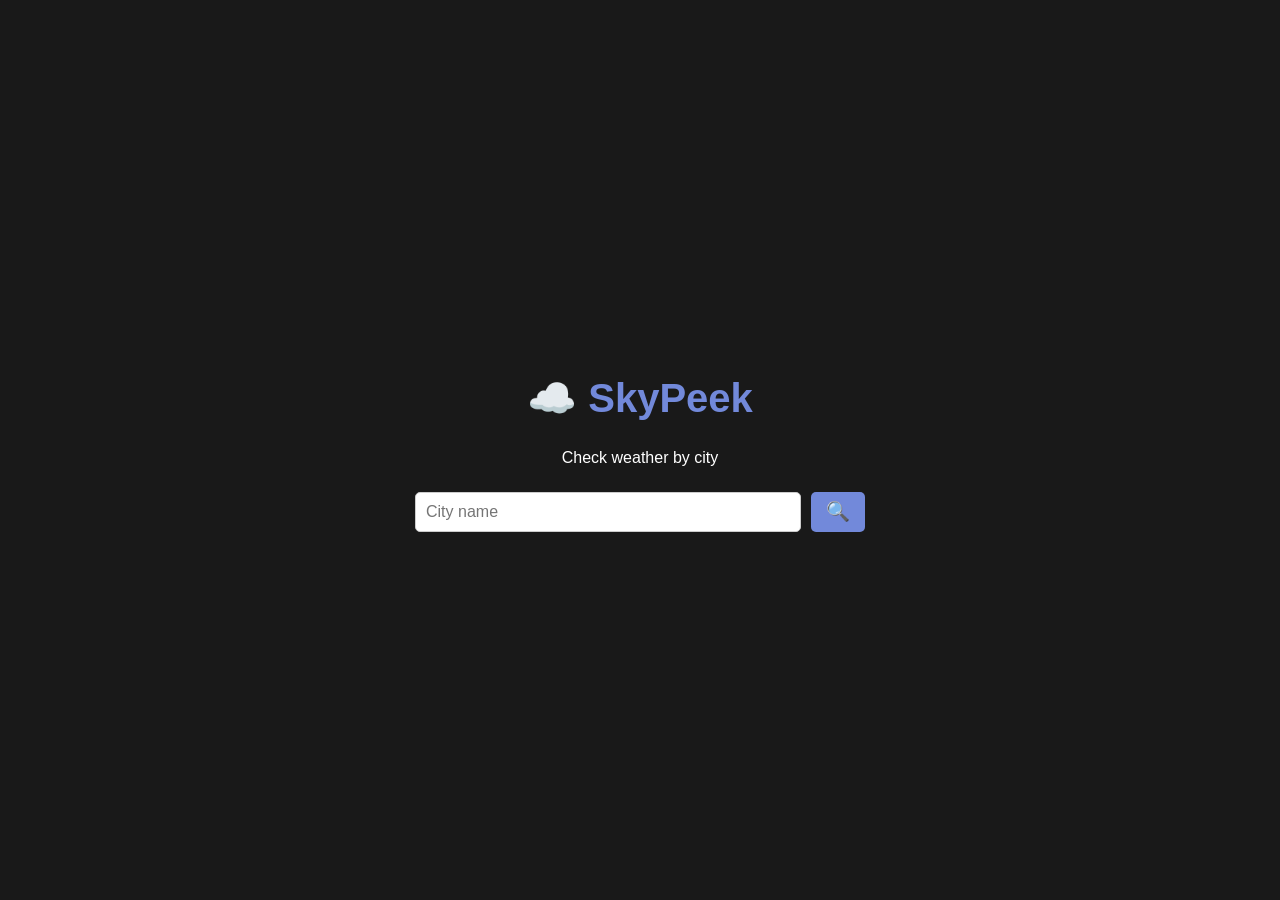
<file: 8_july (project-OpenWeatherApi)/index.html>
<!DOCTYPE html>
<html lang="en">
<head>
  <meta charset="UTF-8"/>
  <meta name="viewport" content="width=device-width, initial-scale=1.0"/>
  <title>SkyPeek Weather</title>
  <link rel="stylesheet" href="style.css"/>
</head>
<body>
  <div class="wrapper">
    <header>
      <h1>☁️ SkyPeek</h1>
      <p>Check weather by city</p>
    </header>

    <form id="search-form" class="search-box">
      <input type="text" id="city-input" placeholder="City name" required />
      <button type="submit">🔍</button>
    </form>

    <div id="weather-card" class="weather hidden">
      <div class="weather-top">
        <img id="weather-icon" alt="Icon"/>
        <div>
          <h2 id="city-name"></h2>
          <p id="description"></p>
        </div>
      </div>
      <div class="weather-info">
        <p id="temperature"></p>
        <p id="humidity"></p>
        <p id="wind"></p>
      </div>
    </div>

    <p id="error-msg" class="error hidden">🚫 City not found!</p>
  </div>

  <script src="script.js"></script>
</body>
</html>
</file>
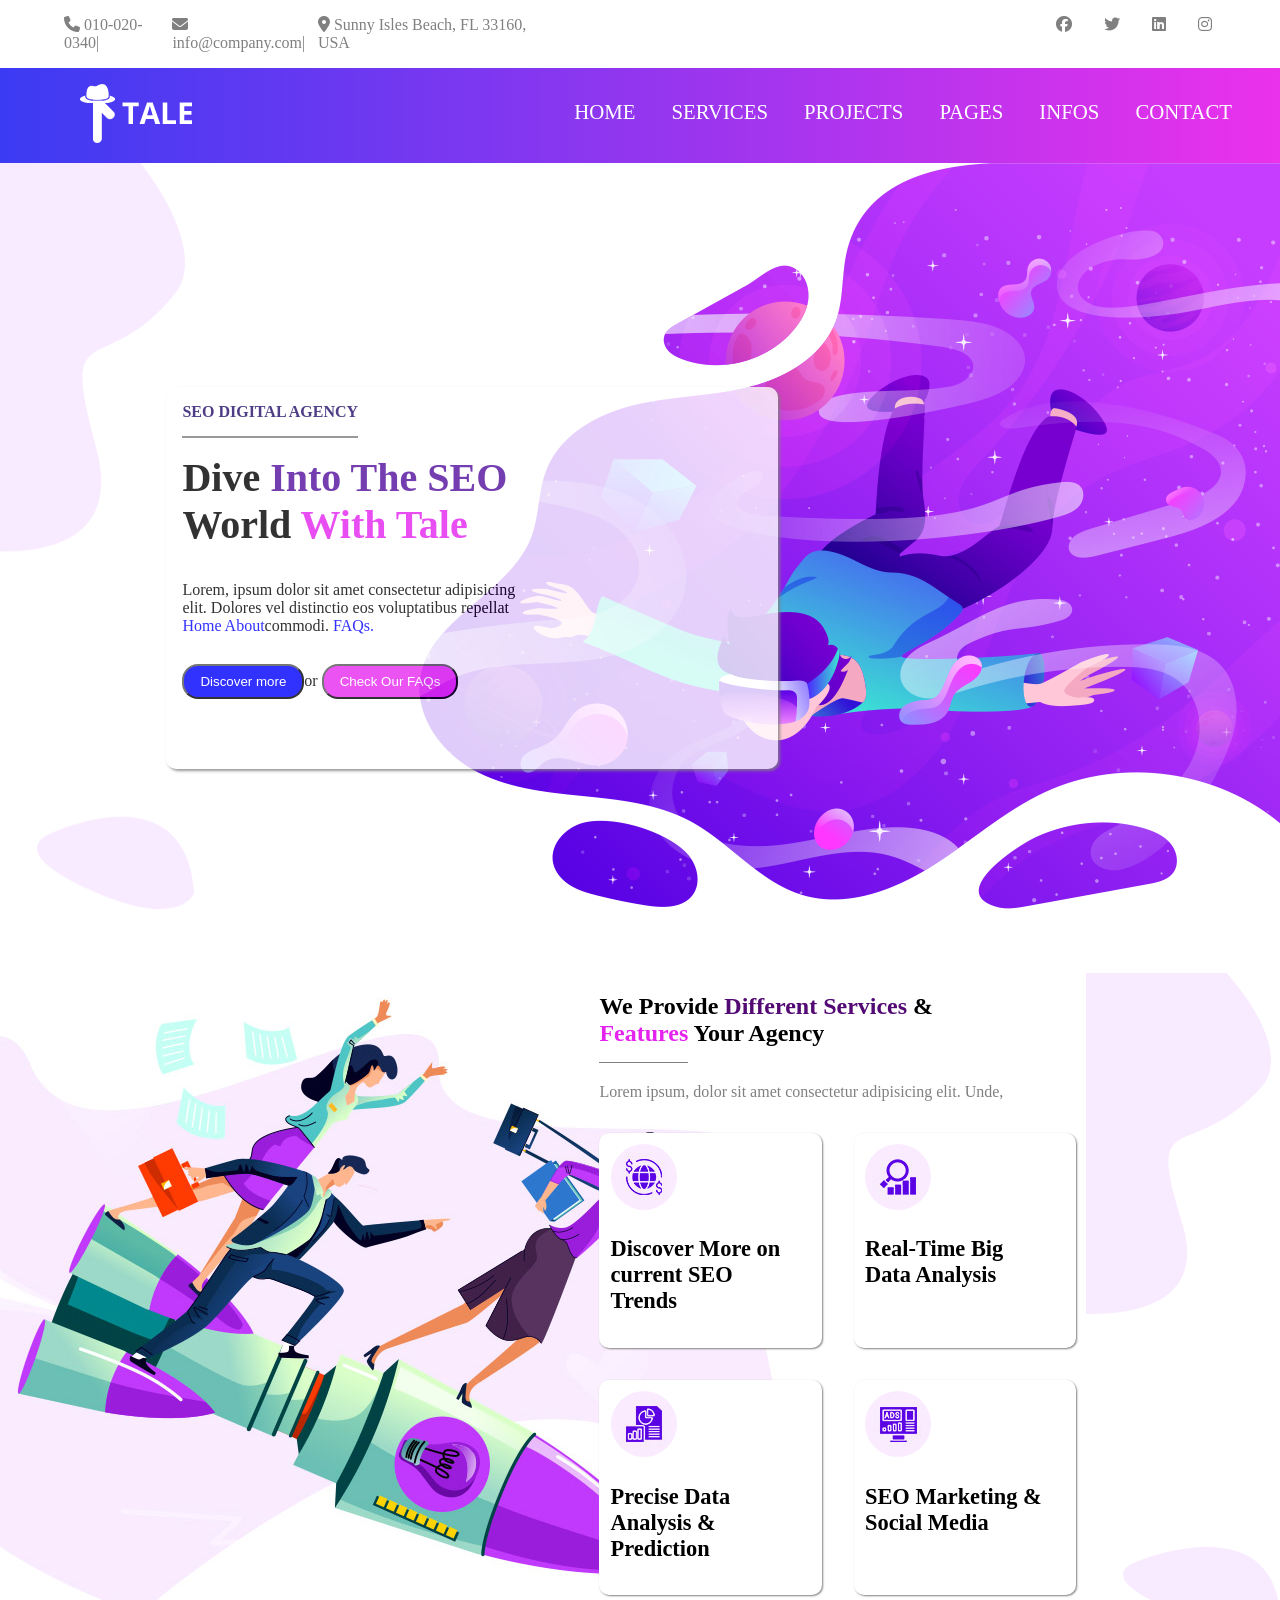
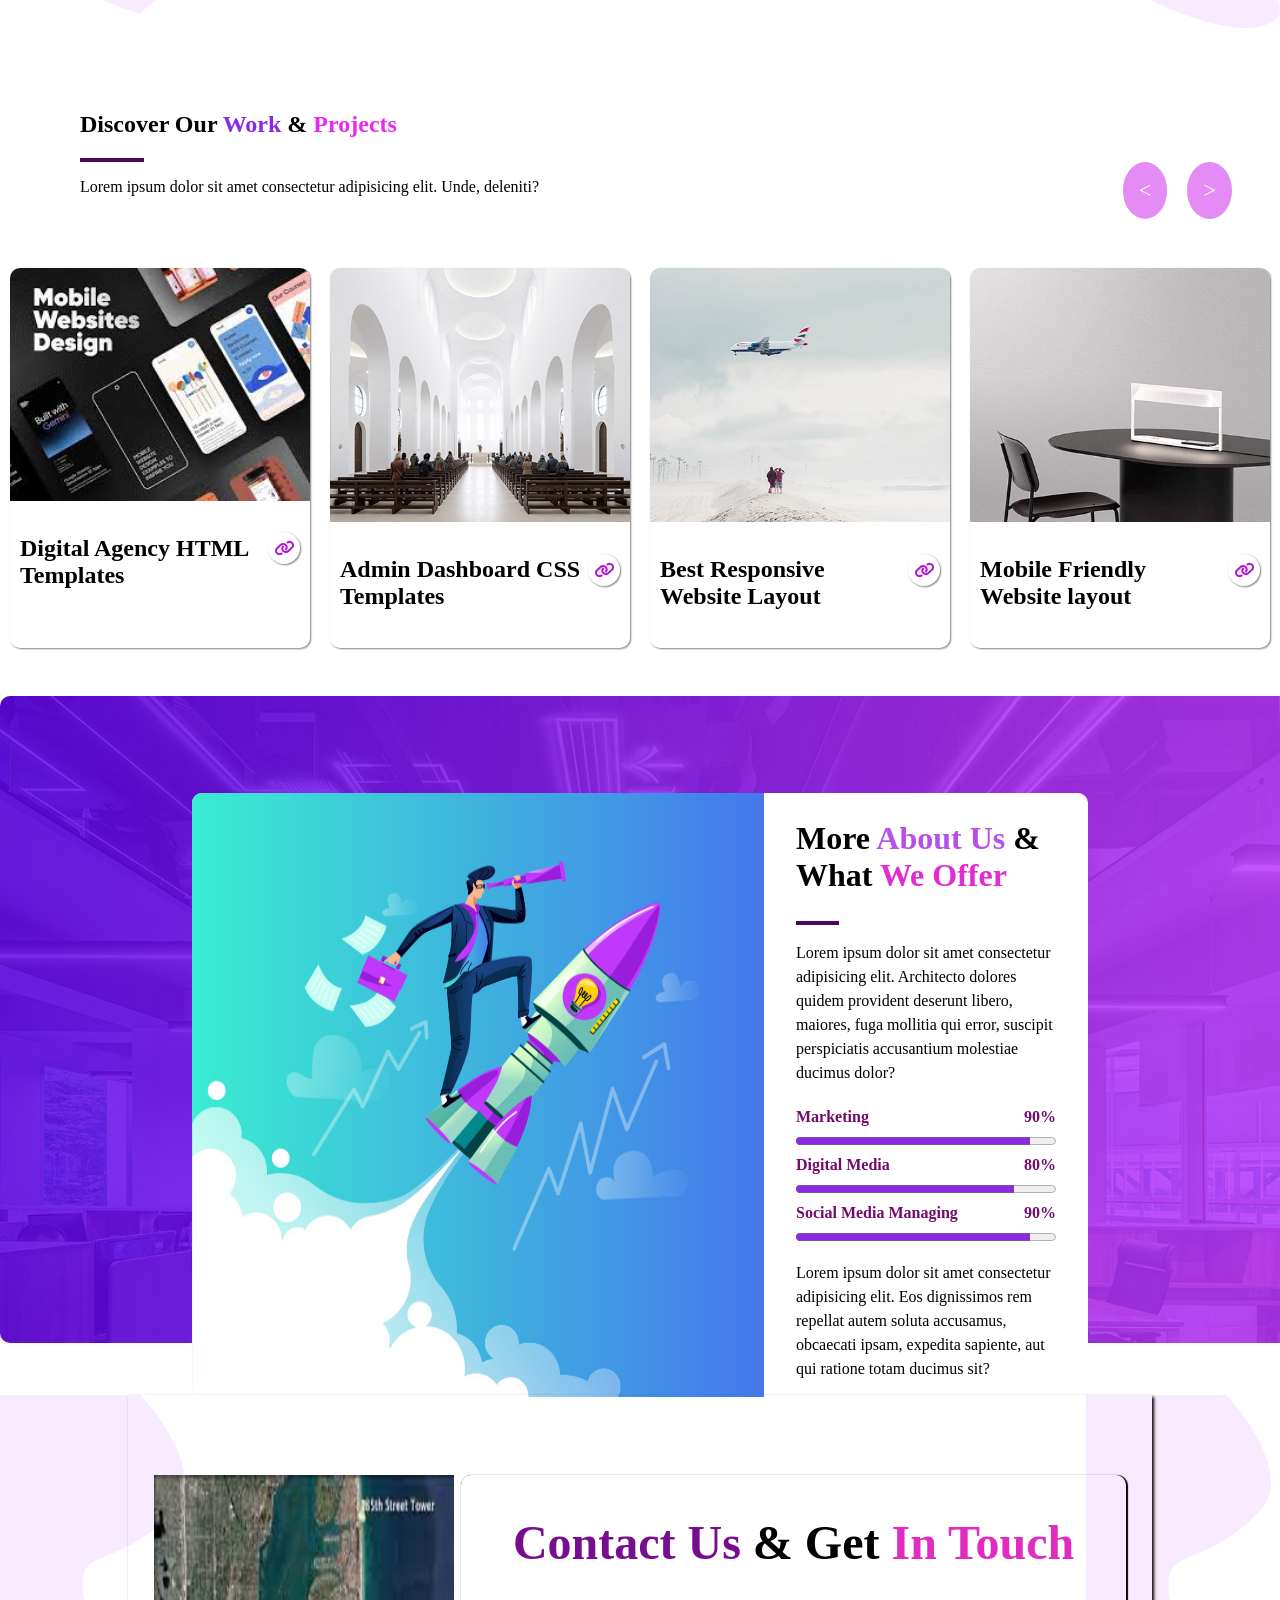
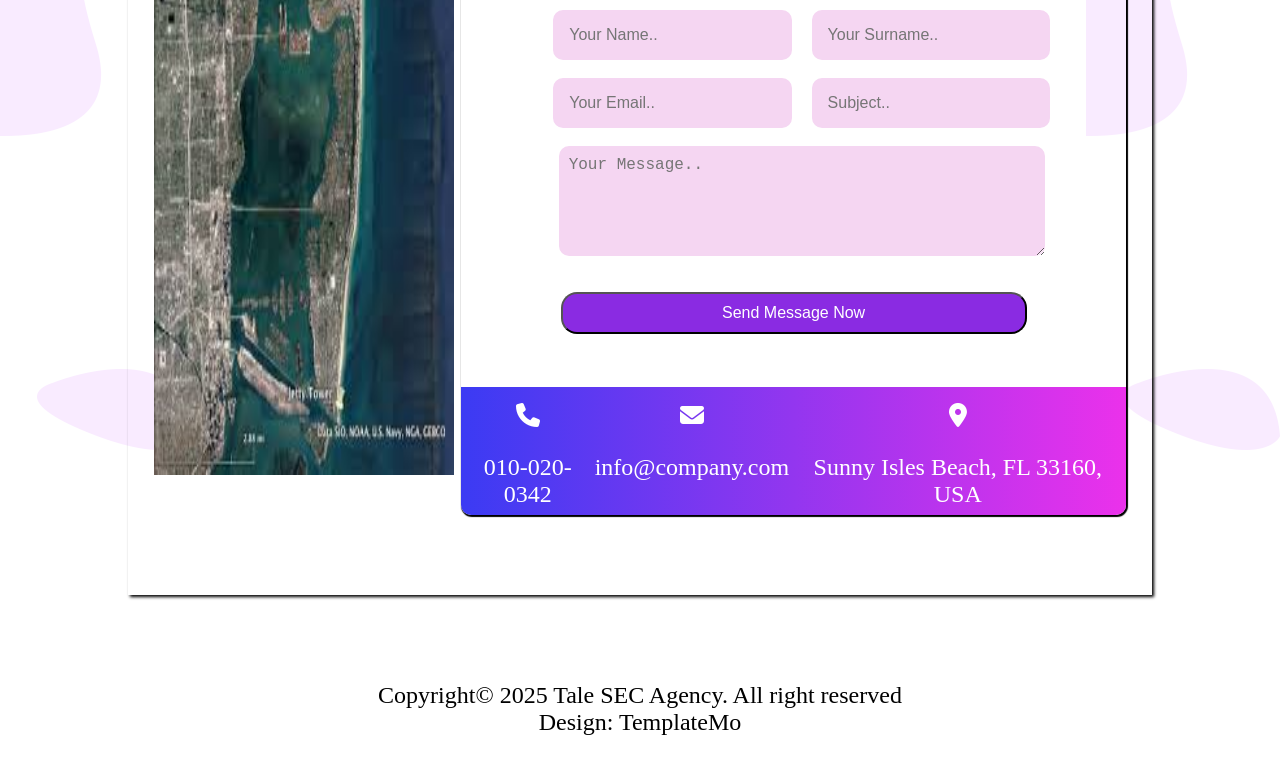
<file: June 25 (project - startup seo )/index.html>
<!DOCTYPE html>
<html lang="en">
<head>
    <meta charset="UTF-8">
    <meta name="viewport" content="width=device-width, initial-scale=1.0">
    <title>StartupCeoAssets</title>
    <link rel="stylesheet" href="style.css">
    <link rel="stylesheet" href="https://cdnjs.cloudflare.com/ajax/libs/font-awesome/6.7.2/css/all.min.css" integrity="sha512-Evv84Mr4kqVGRNSgIGL/F/aIDqQb7xQ2vcrdIwxfjThSH8CSR7PBEakCr51Ck+w+/U6swU2Im1vVX0SVk9ABhg==" crossorigin="anonymous" referrerpolicy="no-referrer" />
 
</head>
<body>
    <div class="topFooter">
        <div class="l-foot">
            <p><i class="fa-solid fa-phone"></i> 010-020-0340|</p>
            <p><i class="fa-solid fa-envelope"></i> info@company.com|</p>
            <p><i class="fa-solid fa-location-dot"></i> Sunny Isles Beach, FL 33160, USA </p>
        </div>
        <div class="r-foot">
            <p><i class="fa-brands fa-facebook"></i></p>
            <p><i class="fa-brands fa-twitter"></i></p>
            <p><i class="fa-brands fa-linkedin"></i></p>
            <p><i class="fa-brands fa-instagram"></i></p>
        </div>
    </div>

    <div class="header">
        <div class="logo"><img src="./logo.png" alt="logo"></div>
        <div class="navLink">
            <a href="#">HOME</a>
            <a href="#">SERVICES</a>
            <a href="#">PROJECTS</a>
            <a href="#">PAGES</a>
            <a href="#">INFOS</a>
            <a href="#">CONTACT</a>
        </div>
    </div>

    <section class="main-sec">
        <img src="./left banner.png" alt="">
        <img src="./right banner.png" alt="">
        <div class="card">
            <span class="head">SEO DIGITAL AGENCY</span>
            <H1 class="m-head">Dive <span class="into">Into The SEO </span>World <span class="with">With Tale</span></H1>
            <p class="para">Lorem, ipsum dolor sit amet consectetur adipisicing elit. Dolores vel distinctio eos voluptatibus repellat <span class="haf">Home About</span>commodi. <span class="haf">FAQs.</span></p>
            <button class="left-btn">Discover more</button>or
            <button class="right-btn">Check Our FAQs</button>
        </div>
    </section>

    <section class="section2">
        <div class="left-sec2">
            <img src="./services-left.jpg" alt="">
        </div>
        <div>
            <img src="./left banner.png" alt="">
        </div>
        <div class="right-sec2">
              <div class="headline">
                <h1>We Provide <span class="dif">Different Services</span> & <span class="feat">Features</span> Your Agency</h1>
                <p class="paraline">Lorem ipsum, dolor sit amet consectetur adipisicing elit. Unde, </p>
            </div>
            <div class="left-card">
            <div class="card1">
                <img src="./service 1.jpg" alt="">
                <p>Discover More on current SEO Trends</p>
            </div>
            <div class="card1">
                <img src="./service 2.jpg" alt="">
                <p>Real-Time Big Data Analysis</p>
            </div>
            </div>
            <div class="right-card">
            <div class="card1">
                <img src="./service 3.jpg" alt="">
                <p>Precise Data Analysis & Prediction</p>
            </div>
            <div class="card1">
                <img src="./service 4.jpg" alt="">
                <p>SEO Marketing & Social Media</p>
            </div>
            </div>
        </div>

    </section>

    <section class="section3">
        <div class="discover-sec3">
        <h1>Discover Our <span class="work">Work</span> & <span class="proj">Projects</span>
        </h1>
        <div class="discover-border"></div>
           <div class="discover-para">
            <p>Lorem ipsum dolor sit amet consectetur adipisicing elit. Unde, deleniti?</p>
            <p class="m-span">
                <span class="span"><</span>
                <span class="span">></span>
            </p>
        </div>
        </div>  
<div class="all-project-card">
        <div class="project-card">
            <div class="card-image">
                <img src="./project 1.jpg" alt="project-img">
            </div>
            <div class="card-link">
                <h1>Digital Agency HTML Templates</h1>
                <p><i class="fa-solid fa-link"></i></p>
            </div>
        </div>
        <div class="project-card">
            <div class="card-image">
                <img src="./project 2.jpg" alt="project-img">
            </div>
            <div class="card-link">
                <h1>Admin Dashboard CSS Templates</h1>
                <p><i class="fa-solid fa-link"></i></p>
            </div>
        </div>
        <div class="project-card">
            <div class="card-image">
                <img src="./project 3.jpg" alt="project-img">
            </div>
            <div class="card-link">
                <h1>Best Responsive Website Layout</h1>
                <p><i class="fa-solid fa-link"></i></p>
            </div>
        </div>
        <div class="project-card">
            <div class="card-image">
                <img src="./project 4.jpg" alt="project-img">
            </div>
            <div class="card-link">
                <h1>Mobile Friendly Website layout</h1>
                <p><i class="fa-solid fa-link"></i></p>
            </div>
        </div>
        
    </div> 
    </section>

    <section class="section4">
        <div class="back-image">
            <img src="./bg.jpg" alt="">
        </div>
        <div class="whole-card">
            <img src="./left-infos.jpg" alt="">
            <div class="right-content">
                <h1>More <span id="about">About Us</span> & What <span id="offer">We Offer</span></h1>
                <div class="discover-border"></div>
                <p class="para">Lorem ipsum dolor sit amet consectetur adipisicing elit. Architecto dolores quidem provident deserunt libero, maiores, fuga mollitia qui error, suscipit perspiciatis accusantium molestiae ducimus dolor?
                </p>
                <div class="pro-prog">
                <div class="progress">
                    <p>Marketing</p>
                    <p>90%</p>
                </div>
                <progress max="100" value="90"></progress>
                </div>
                <div class="pro-prog">
                <div class="progress">
                    <p>Digital Media</p>
                    <p>80%</p>
                </div>
                <progress max="100" value="84"></progress>
                </div>
                <div class="pro-prog">
                <div class="progress">
                    <p>Social Media Managing</p>
                    <p>90%</p>
                </div>
                <progress max="100" value="90"></progress>
                </div>
                <p class="para">Lorem ipsum dolor sit amet consectetur adipisicing elit. Eos dignissimos rem repellat autem soluta accusamus, obcaecati ipsam, expedita sapiente, aut qui ratione totam ducimus sit?</p>
            </div>
        </div>
    </section>
    
    <section class="section5">
        <div class="images" style="display: flex; justify-content: space-between;">
            <img src="./left banner.png" alt="">
            <img src="./left banner.png" alt="">
        </div>
        <div class="card-content">
        <div class="left-side">
<img src="./maps.jpeg" width="300" height="600" ></img>
</div>
<div class="right-side">
    <div class="top-side">
    <h1><span class="contact">Contact Us</span> & Get <span class="touch">In Touch</span></h1>
    <input type="text" name="name" id="" placeholder="Your Name..">
    <input type="text" name="surname" id="" placeholder="Your Surname..">
    <br><br>
    <input type="email" name="email" id="" placeholder="Your Email..">
    <input type="text" name="subject" id="" placeholder="Subject..">
    <br><br>
    <textarea name="" id="" placeholder="Your Message.." rows="5"></textarea>
    <br>
    <button>Send Message Now</button>
    </div>

    <div class="social" >
        <div>
            <i class="fa-solid fa-phone"></i>
            <p>010-020-0342</p>
        </div>
        <div>
            <i class="fa-solid fa-envelope"></i>
            <p>info@company.com</p>
        </div>
        <div>
            <i class="fa-solid fa-location-dot"></i>
            <p>Sunny Isles Beach, FL 33160, USA</p>
        </div>
    </div>

    </div>
    </div>
    </section>


    <footer>
        <p>Copyright&copy; 2025 Tale SEC Agency. All right reserved <br> Design: TemplateMo</p>
    </footer>

</body>
</html>
</file>
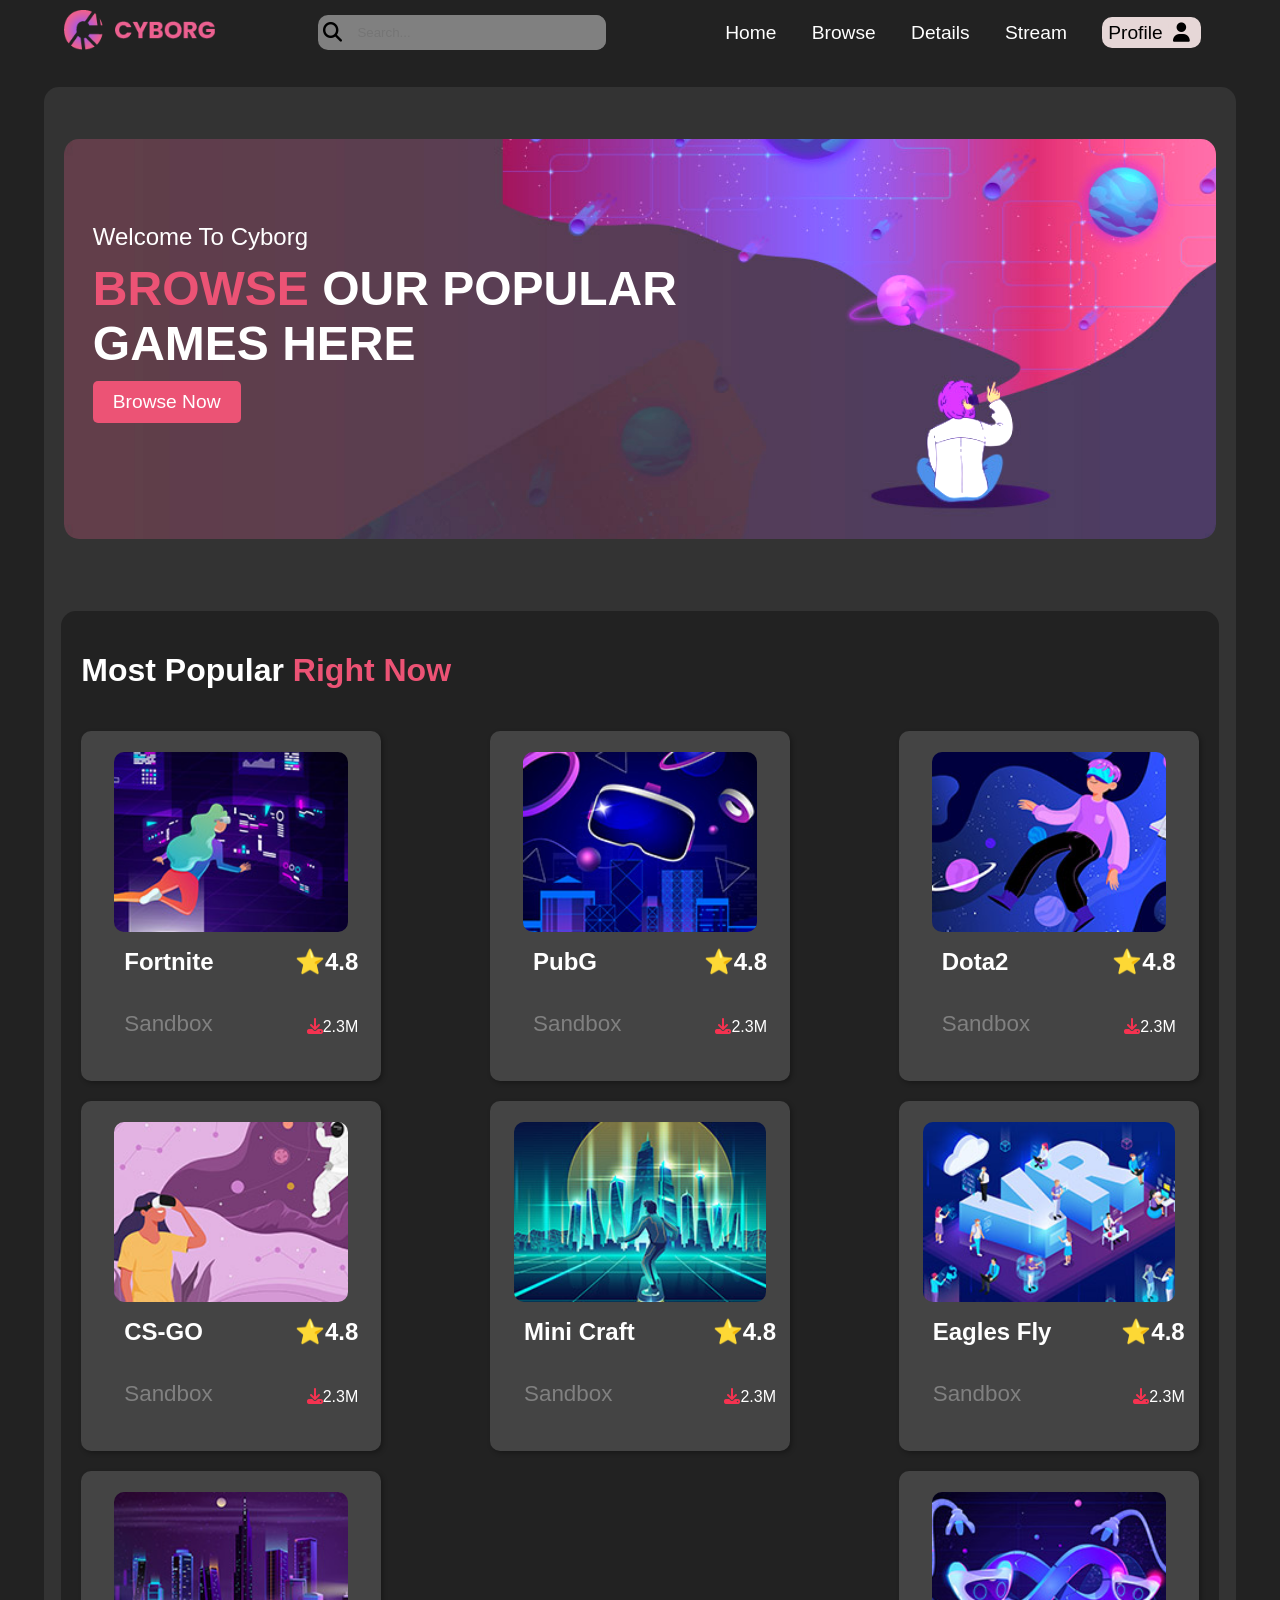
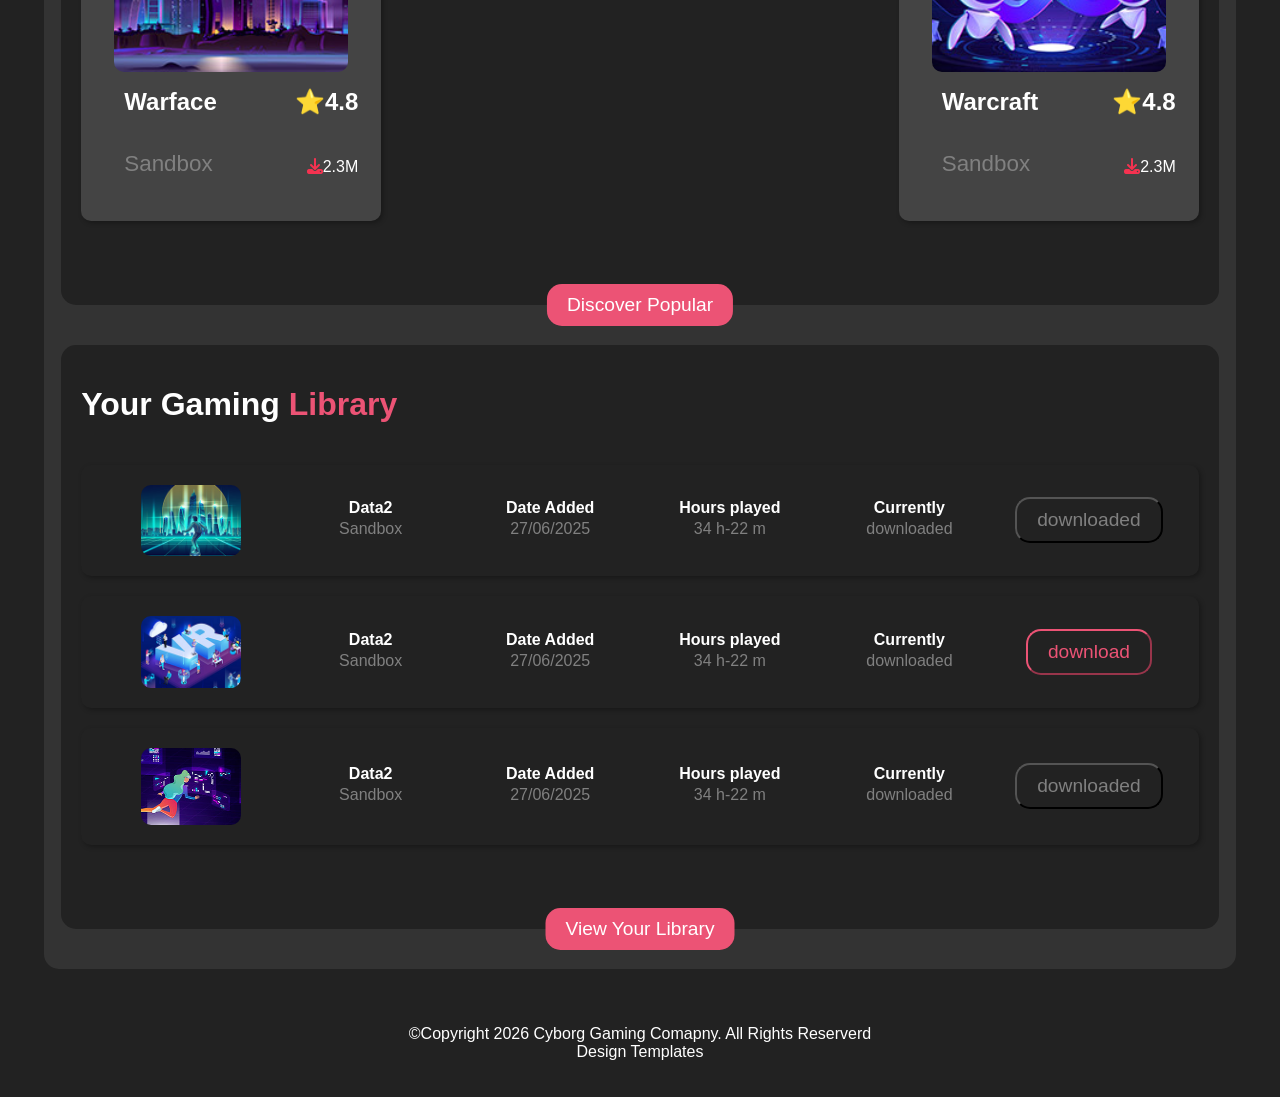
<file: June 27 (Gaming Project)/index.html>
<!DOCTYPE html>
<html lang="en">
<head>
    <meta charset="UTF-8">
    <meta name="viewport" content="width=device-width, initial-scale=1.0">
    <title>Document</title>
    <link rel="stylesheet" href="https://cdnjs.cloudflare.com/ajax/libs/font-awesome/6.7.2/css/all.min.css" integrity="sha512-Evv84Mr4kqVGRNSgIGL/F/aIDqQb7xQ2vcrdIwxfjThSH8CSR7PBEakCr51Ck+w+/U6swU2Im1vVX0SVk9ABhg==" crossorigin="anonymous" referrerpolicy="no-referrer" />
  <link rel="stylesheet" href="index.css">
</head>
<body>
    <nav class="navbar">
        <div class="logo">
            <img src="./images/logo.png" alt="Logo">

        </div>
        <div class="search-bar"  style="background-color: gray;">
            <i class="fa-solid fa-magnifying-glass" style="background-color: gray;""></i>
            <input type="search" placeholder="Search..." style="background-color: gray; color: beige;">
        </div>
        <div>
            <a href="#" >Home</a>
            <a href="Browse.html">Browse</a>
            <a href="Details.html">Details</a>
            <a href="Stream.html">Stream</a>
              <a href="Profile.html">
                <button  type="button">Profile <i class="fa-solid fa-user"></i></button>
            </a>
        </div>
    </nav>

    <div class="main-content">
        <!-- game-banner-section -->
        <div class="banner-container">
            <div class="banner">
                <img src="./images/banner-bg.jpg" alt="">
            </div>
            <div class="banner-text">
                <p>Welcome To Cyborg</p>
                <h1><span>BROWSE </span>OUR POPULAR <br>GAMES HERE </h1>
                <button>Browse Now</button>
            </div>
        </div>

        <!-- game-card-section -->
        <div class="game-card-section">
                <div class="header-content">
                    <h1>Most Popular <span>Right Now</span></h1>
                </div>

            <div class="all-card">
                  <div class="game-header">
                    <div>
                    <img src="./images/popular-07.jpg" alt="">
                    <div class="game-info">
                        <h2>Fortnite</h2>
                        <h2>⭐4.8</h2>
                    </div>
                    <div class="game-actions">
                        <p class="para">Sandbox</p>
                        <p><i class="fa-solid fa-download" style="color: #f53250;"></i>2.3M</p>
                    </div>
                    </div>
                </div>
                <div class="game-header">
                    <div>
                    <img src="./images/popular-01.jpg" alt="">
                    <div class="game-info">
                        <h2>PubG</h2>
                        <h2>⭐4.8</h2>
                    </div>
                    <div class="game-actions">
                        <p class="para">Sandbox</p>
                        <p><i class="fa-solid fa-download" style="color: #f53250;"></i>2.3M</p>
                    </div>
                    </div>
                
                </div>
                <div class="game-header">
                    <div>
                    <img src="./images/popular-02.jpg" alt="">
                    <div class="game-info">
                        <h2>Dota2</h2>
                        <h2>⭐4.8</h2>
                    </div>
                    <div class="game-actions">
                        <p class="para">Sandbox</p>
                        <p><i class="fa-solid fa-download" style="color: #f53250;"></i>2.3M</p>
                    </div>
                    </div>
                
                </div>
                <div class="game-header">
                    <div>
                    <img src="./images/popular-03.jpg" alt="">
                    <div class="game-info">
                        <h2>CS-GO</h2>
                        <h2>⭐4.8</h2>
                    </div>
                    <div class="game-actions">
                        <p class="para">Sandbox</p>
                        <p><i class="fa-solid fa-download" style="color: #f53250;"></i>2.3M</p>
                    </div>
                    </div>
                
                </div>
                <div class="game-header">
                    <div>
                    <img src="./images/popular-05.jpg" alt="">
                    <div class="game-info">
                        <h2>Mini Craft</h2>
                        <h2>⭐4.8</h2>
                    </div>
                    <div class="game-actions">
                        <p class="para">Sandbox</p>
                        <p><i class="fa-solid fa-download" style="color: #f53250;"></i>2.3M</p>
                    </div>
                    </div>
                </div>
                <div class="game-header">
                    <div>
                    <img src="./images/popular-06.jpg" alt="">
                    <div class="game-info">
                        <h2>Eagles Fly</h2>
                        <h2>⭐4.8</h2>
                    </div>
                    <div class="game-actions">
                        <p class="para">Sandbox</p>
                        <p><i class="fa-solid fa-download" style="color: #f53250;"></i>2.3M</p>
                    </div>
                    </div>
                </div>
                
                <div class="game-header">
                    <div>
                    <img src="./images/popular-04.jpg" alt="">
                    <div class="game-info">
                        <h2>Warface</h2>
                        <h2>⭐4.8</h2>
                    </div>
                    <div class="game-actions">
                        <p class="para">Sandbox</p>
                        <p><i class="fa-solid fa-download" style="color: #f53250;"></i>2.3M</p>
                    </div>
                    </div>
                </div>
              
                <div class="game-header">
                    <div>
                    <img src="./images/popular-08.jpg" alt="">
                    <div class="game-info">
                        <h2>Warcraft</h2>
                        <h2>⭐4.8</h2>
                    </div>
                    <div class="game-actions">
                        <p class="para">Sandbox</p>
                        <p><i class="fa-solid fa-download" style="color: #f53250;"></i>2.3M</p>
                    </div>
                    </div>
                </div>


                </div>
       <div class="button-container">
        <button>Discover Popular</button>
       </div>
            </div>

    <!-- game-card-section-2-like-nav -->
        <div class="game-card-section">
            <!-- game header -->
            <div class="header-content">
                <h1>Your Gaming <span>Library</span></h1>
            </div>
            <!-- // Game Cards -->
            <div class="all-hori-card">
                <div class="first-hori-card">
                <div>
                    <img src="./images/popular-05.jpg" alt="">
                </div>
                <div>
                    <h2>Data2</h2>
                    <p>Sandbox</p>
                </div>
                <div>
                    <h2>Date Added</h2>
                    <p>27/06/2025</p>
                </div>
                <div>
                    <h2>Hours played</h2>
                    <p>34 h-22 m</p>
                </div>
                <div>
                    <h2>Currently</h2>
                    <p>downloaded</p>
                </div>
                <div>
                    <button>downloaded</button>
                </div>
                </div>
                <div class="first-hori-card">
                <div>
                    <img src="./images/popular-06.jpg" alt="">
                </div>
                <div>
                    <h2>Data2</h2>
                    <p>Sandbox</p>
                </div>
                <div>
                    <h2>Date Added</h2>
                    <p>27/06/2025</p>
                </div>
                <div>
                    <h2>Hours played</h2>
                    <p>34 h-22 m</p>
                </div>
                <div>
                    <h2>Currently</h2>
                    <p>downloaded</p>
                </div>
                <div>
                    <button class="btn">download</button>
                </div>
                </div>
                <div class="first-hori-card">
                <div>
                    <img src="./images/popular-07.jpg" alt="">
                </div>
                <div>
                    <h2>Data2</h2>
                    <p>Sandbox</p>
                </div>
                <div>
                    <h2>Date Added</h2>
                    <p>27/06/2025</p>
                </div>
                <div>
                    <h2>Hours played</h2>
                    <p>34 h-22 m</p>
                </div>
                <div>
                    <h2>Currently</h2>
                    <p>downloaded</p>
                </div>
                <div>
                    <button>downloaded</button>
                </div>
                </div>
            </div>

            <!-- button -->
            <div class="button-container">
            <button>View Your Library</button>
            </div>
        </div>
    </div>
        <footer>
            <p>&copy;Copyright 2026 Cyborg Gaming Comapny. All Rights Reserverd <br>Design Templates</p>
        </footer>
</body>
</html>
</file>
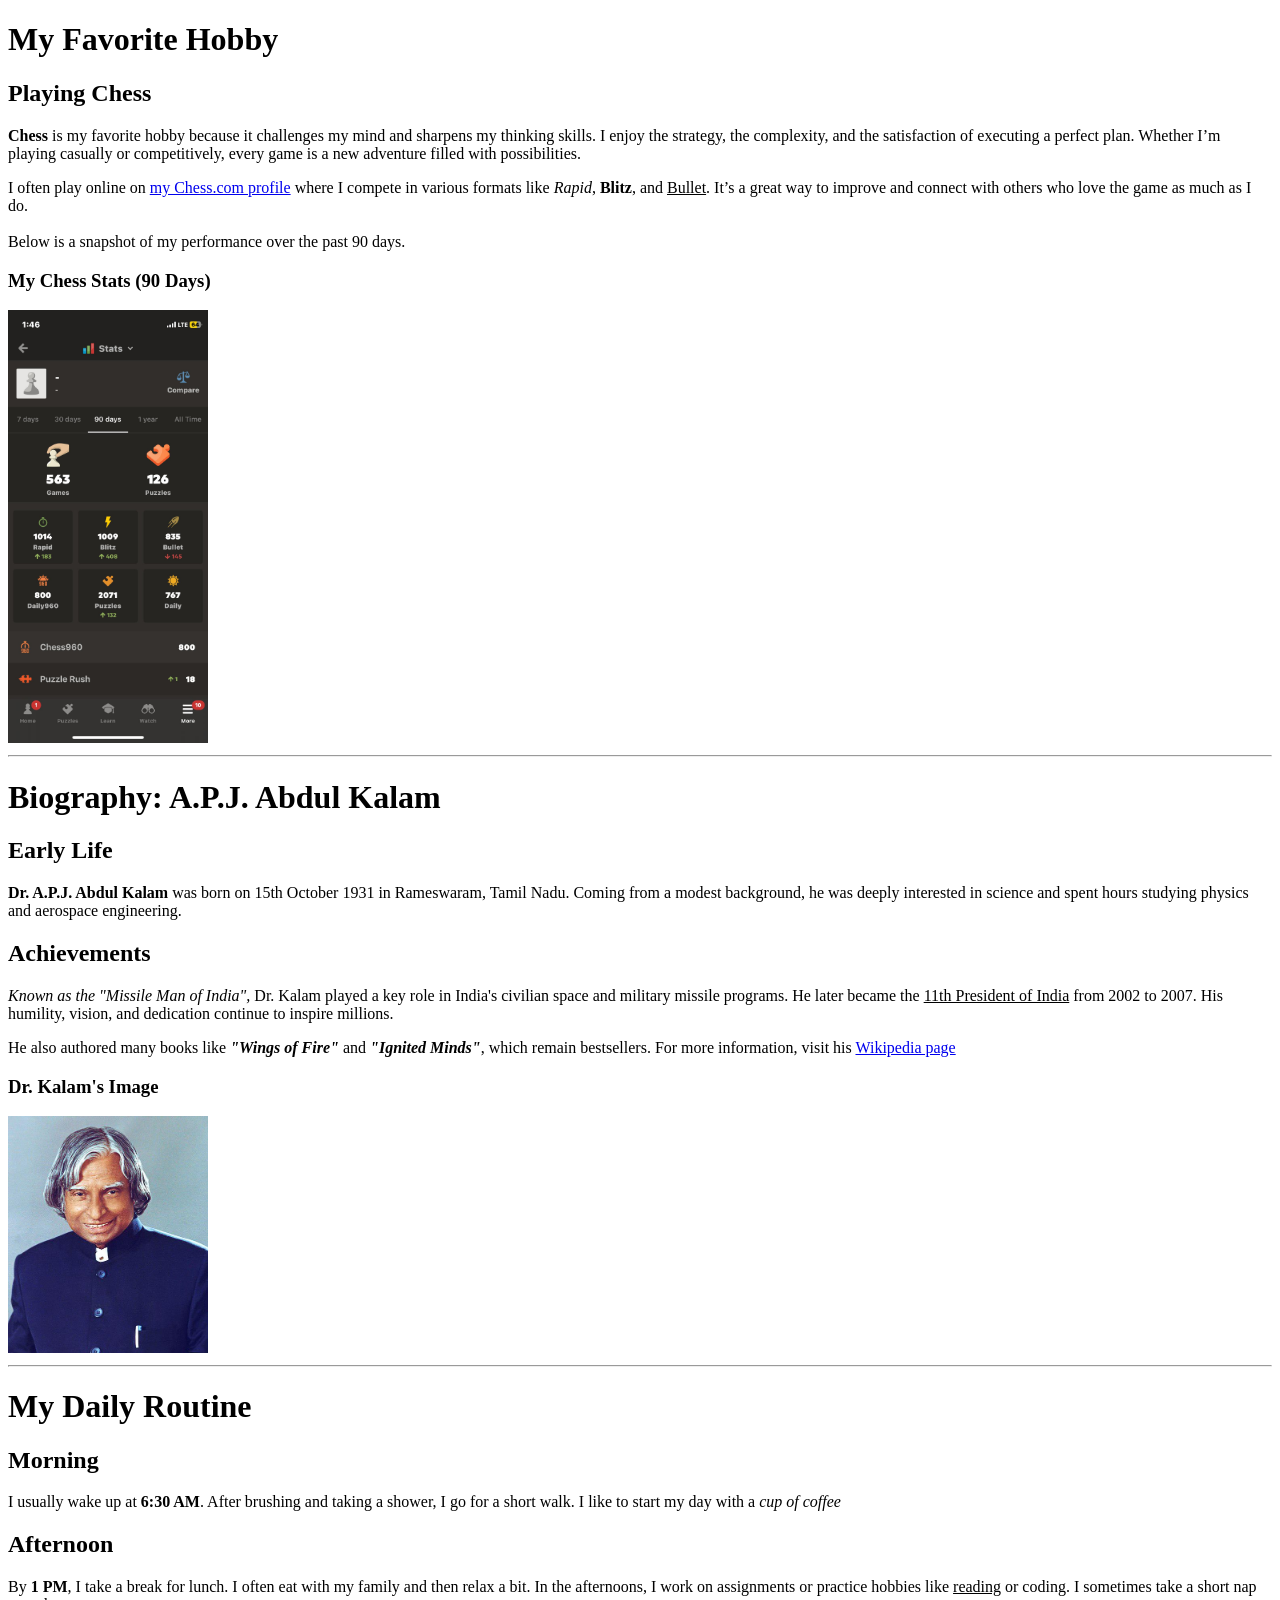
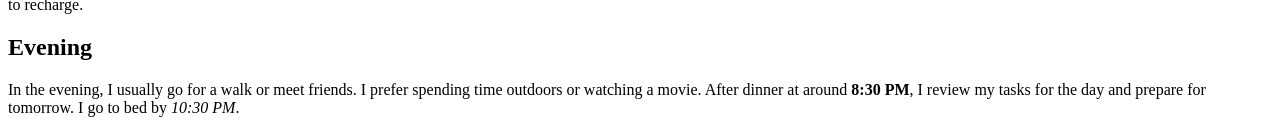
<file: 17th june (heading paragraph, images)/task1.html>
<!DOCTYPE html>
<html lang="en">

<head>
    <meta charset="UTF-8">
    <title>My Webpage</title>
</head>

<body>

    <h1>My Favorite Hobby</h1>
    <h2>Playing Chess</h2>
    <p><b>Chess</b> is my favorite hobby because it challenges my mind and sharpens my thinking skills. I enjoy the
        strategy, the complexity, and the satisfaction of executing a perfect plan. Whether I’m playing casually or
        competitively, every game is a new adventure filled with possibilities.</p>

    <p>I often play online on <a href="https://www.chess.com/member/shivang112" target="_blank">my Chess.com profile</a>
        where I compete in various formats like <i>Rapid</i>, <b>Blitz</b>, and <u>Bullet</u>. It’s a great way to
        improve and connect with others who love the game as much as I do.<br><br>
        Below is a snapshot of my performance over the past 90 days.</p>

    <h3>My Chess Stats (90 Days)</h3>
    <img width="200" src="chess.jpeg" alt="Chess Stats">

    <hr>




    <h1>Biography: A.P.J. Abdul Kalam</h1>

    <h2>Early Life</h2>
    <p><b>Dr. A.P.J. Abdul Kalam</b> was born on 15th October 1931 in Rameswaram, Tamil Nadu. Coming from a modest
        background, he was deeply interested in science and spent hours studying physics and aerospace engineering.</p>

    <h2>Achievements</h2>
    <p><i>Known as the "Missile Man of India",</i> Dr. Kalam played a key role in India's civilian space and military
        missile programs. He later became the <u>11th President of India</u> from 2002 to 2007. His humility, vision,
        and dedication continue to inspire millions.</p>

    <p>He also authored many books like <b><i>"Wings of Fire"</i></b> and <b><i>"Ignited Minds"</i></b>, which remain
        bestsellers. For more information, visit his 
        <a href="https://en.wikipedia.org/wiki/A._P._J._Abdul_Kalam" target="_blank">Wikipedia page</a></p>

    <h3>Dr. Kalam's Image</h3>
    <div>
        <img width="200" src="./abdul kalam.jpeg" alt="APJ Abdul Kalam">
    </div>

    <hr>



    <h1>My Daily Routine</h1>

    <h2>Morning</h2>
    <p>I usually wake up at <b>6:30 AM</b>. After brushing and taking a shower, I go for a short walk. I like to start
        my day with a <i>cup of coffee</i></p>

    <h2>Afternoon</h2>
    <p>By <b>1 PM</b>, I take a break for lunch. I often eat with my family and then relax a bit. In the afternoons, I
        work on assignments or practice hobbies like <u>reading</u> or coding. I sometimes take a short nap to recharge.
    </p>

    <h2>Evening</h2>
    <p>In the evening, I usually go for a walk or meet friends. I prefer spending time outdoors or watching a movie.
        After dinner at around <b>8:30 PM</b>, I review my tasks for the day and prepare for tomorrow. I go to bed by
        <i>10:30 PM</i>.</p>


</body>

</html>
</file>
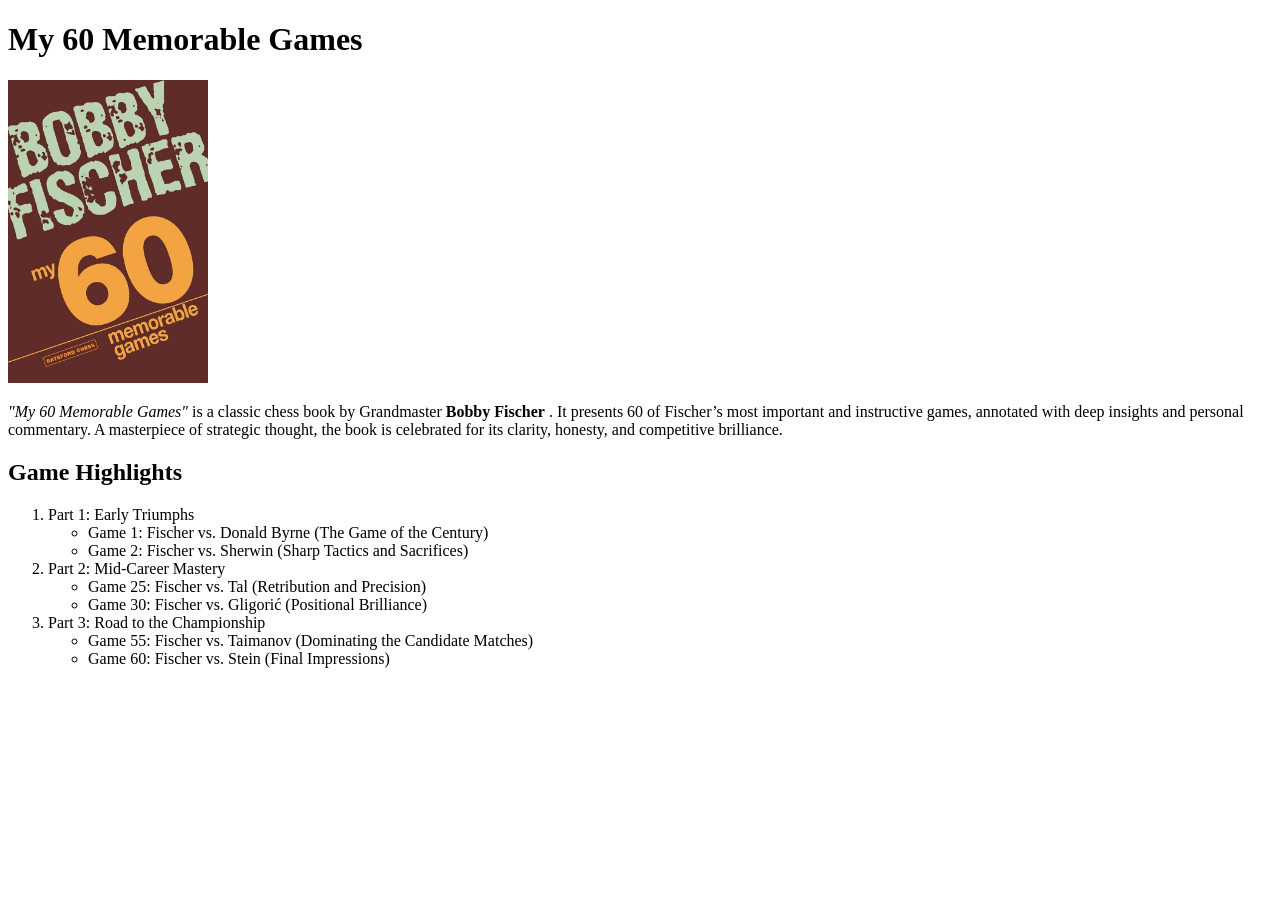
<file: 18th June (list , table , form)/task1.html>
<!DOCTYPE html>
<html lang="en">
<head>
    <meta charset="UTF-8">
    <title>Book Overview - "My 60 Memorable Games"</title>
</head>
<body>

    <h1>My 60 Memorable Games</h1>

    <img src="./games.jpg" alt="Cover of My 60 Memorable Games by Bobby Fischer" width="200">

    <p>
       <i> "My 60 Memorable Games"</i> is a classic chess book by Grandmaster <b>Bobby Fischer</b> . It presents 60 of Fischer’s most important and instructive games, 
        annotated with deep insights and personal commentary. A masterpiece of strategic thought, the book is celebrated for its clarity, honesty, 
        and competitive brilliance.
    </p>

    <h2>Game Highlights</h2>
    <ol>
        <li>
            Part 1: Early Triumphs
            <ul>
                <li>Game 1: Fischer vs. Donald Byrne (The Game of the Century)</li>
                <li>Game 2: Fischer vs. Sherwin (Sharp Tactics and Sacrifices)</li>
            </ul>
        </li>
        <li>
            Part 2: Mid-Career Mastery
            <ul>
                <li>Game 25: Fischer vs. Tal (Retribution and Precision)</li>
                <li>Game 30: Fischer vs. Gligorić (Positional Brilliance)</li>
            </ul>
        </li>
        <li>
            Part 3: Road to the Championship
            <ul>
                <li>Game 55: Fischer vs. Taimanov (Dominating the Candidate Matches)</li>
                <li>Game 60: Fischer vs. Stein (Final Impressions)</li>
            </ul>
        </li>
    </ol>

</body>
</html>
</file>
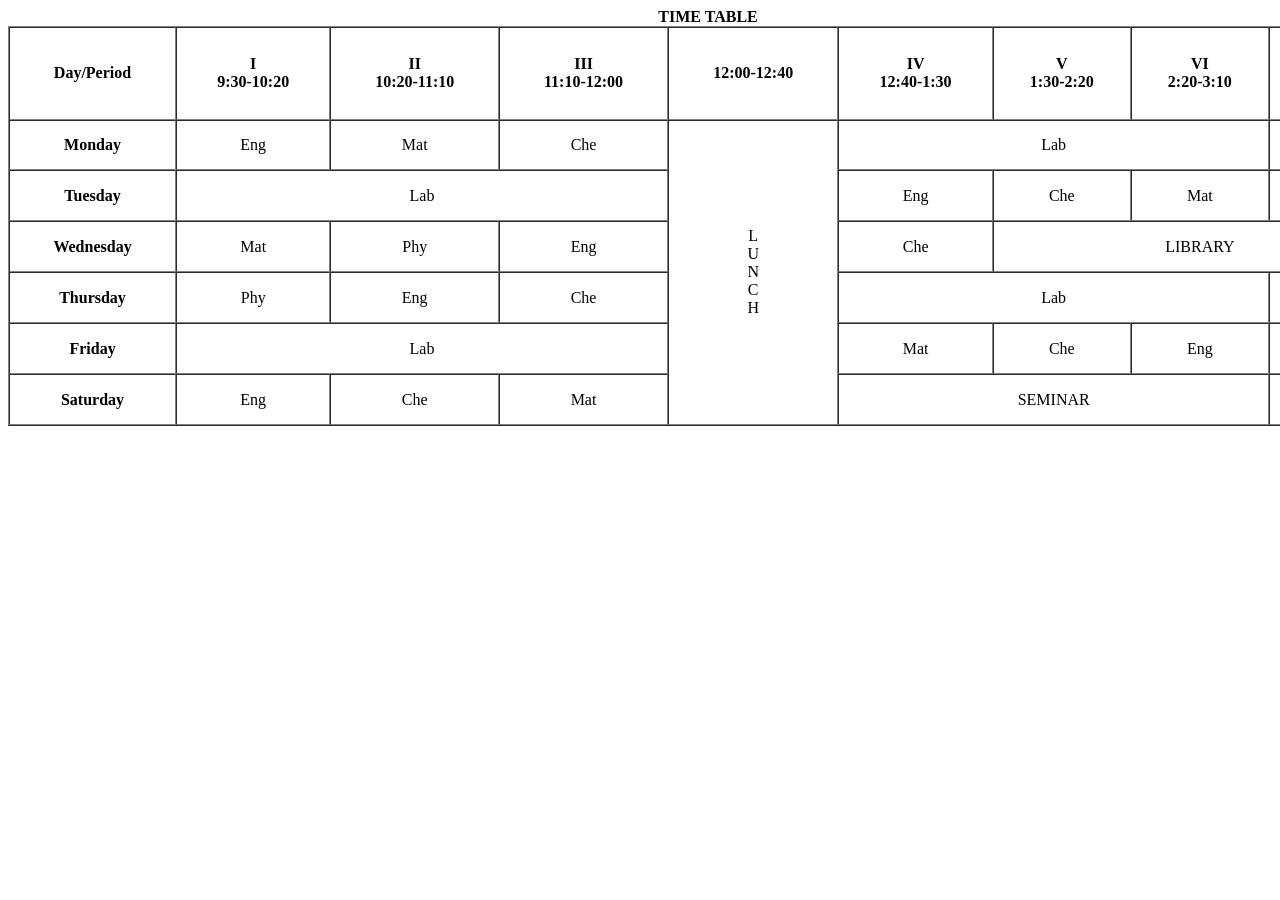
<file: 18th June (list , table , form)/task2.html>
<!DOCTYPE html>
<html lang="en">
<head>
    <meta charset="UTF-8">
    <meta name="viewport" content="width=device-width, initial-scale=1.0">
    <title>TIME TABLE</title>
</head>
<body>
    <table align="center" border="1" cellspacing="0" width="1400" height="400">
        <caption> <b>TIME TABLE</b></caption>
        <tr width="1600" align="center">
            <th>Day/Period</th>
            <th>I <br> 9:30-10:20 </th>
            <th>II <br> 10:20-11:10 </th>
            <th>III <br> 11:10-12:00 </th>
            <th>12:00-12:40</th>
            <th>IV <br> 12:40-1:30 </th>
            <th>V <br> 1:30-2:20 </th>
            <th>VI <br> 2:20-3:10 </th>
            <th>VII <br> 3:10-4:00 </th>
        </tr>

        <tr align="center">
            <th>Monday</th>
            <td>Eng</td>
            <td>Mat</td>
            <td>Che</td>
            <td rowspan="6">L <br> U <br> N <br> C <br> H </td>
            <td colspan="3">Lab</td>
            <td>Phy</td>
    
            
        </tr>
        <tr align="center">
            <th>Tuesday</th>
            
            <td colspan="3">Lab</td>
            <td>Eng</td>
            <td>Che</td>
            <td>Mat</td>
            <td>SPORTS</td>
            
        </tr>
        <tr align="center">
            <th>Wednesday</th>
            
            <td>Mat</td>
            <td>Phy</td>
            <td>Eng</td>
            <td>Che</td>
            <td colspan="3">LIBRARY</td>
           
        </tr>
        <tr align="center">
            <th>Thursday</th>
    
            <td>Phy</td>
            <td>Eng</td>
            <td>Che</td>
            <td colspan="3">Lab</td>
            <td>Mat</td>
            
        </tr>
        <tr align="center">
            <th>Friday</th>
            
            
            <td colspan="3">Lab</td>
            <td>Mat</td>
            <td>Che</td>
            <td>Eng</td>
            <td>Phy</td>
        </tr>
        <tr align="center">
            <th>Saturday</th>
           
            <td>Eng</td>
            <td>Che</td>
            <td>Mat</td>
            <td colspan="3">SEMINAR</td>
            <td>SPORTS</td>
    
        </tr>
    </table>
    
</body>
</html>
</file>
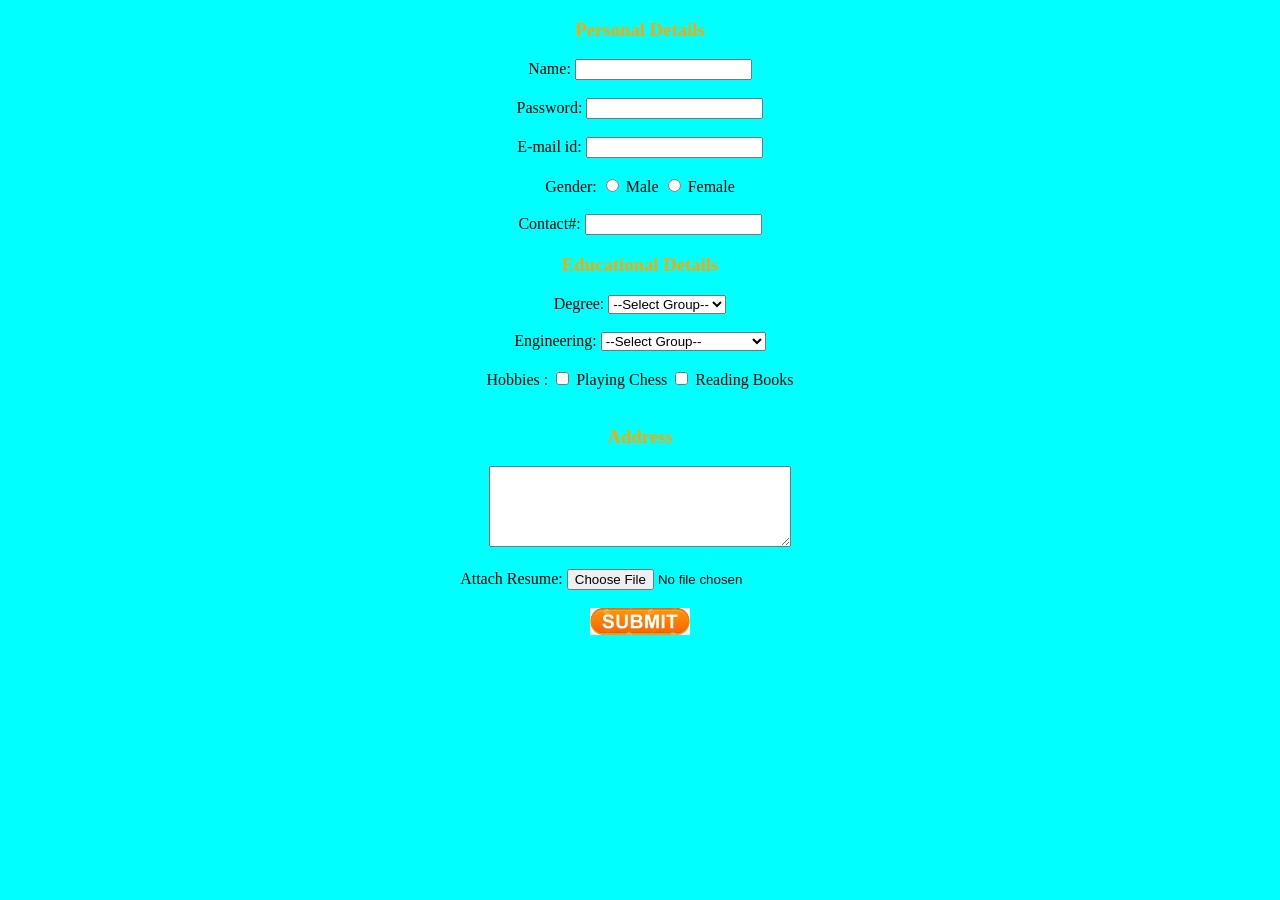
<file: 18th June (list , table , form)/task3.html>
<!DOCTYPE html>
<html lang="en">
<head>
    <meta charset="UTF-8">
    <meta name="viewport" content="width=device-width, initial-scale=1.0">
    <title>Personal Details</title>
</head>
<body bgcolor="cyan">
    <center>
    
        <h3> <font Color="orange">Personal Details</font></h3>
        <form>
            <label> Name: </label>
            <input type="text"> <br> <br> 
            <label>Password: </label>
            <input type="password"> <br> <br>
            <label>E-mail id: </label>
            <input type="email"> <br> <br>
            <label> Gender: </label>
            <input type="radio" name="Gender" >
            <label> Male  </label>
            <input type="radio" name="Gender" >
            <label> Female  </label> <br> <br>
            <label>Contact#: </label>
            <input type="number"> <br> 


        <h3> <font Color="orange">Educational Details</font></h3>            
            <label>Degree: </label>
            <select>
                <Option disabled selected value="">--Select Group--</Option>
                <Option >B.Sc</Option>
                <Option>B.Com</Option>
                <Option>BA</Option>
                <Option>M.Sc</Option>
                <Option>M.Com</Option>
                <Option>MA</Option>
                <Option>other</Option>
            </select> <br> <br>
            <label>Engineering: </label>
            <select>
                <Option disabled selected value="">--Select Group--</Option>
                <Option>Computer Science</Option>
                <Option>Information Technology</Option>
                <Option>AI & DdS</Option>
                <Option>Electrical Engineering</Option>
                <Option>Mechanical Engineering</Option>
                <Option>Civil Engineering</Option>
                <Option>No</Option>
            </select> <br> <br>

            <label> Hobbies : </label> 
            <input type="checkbox">
            <label> Playing Chess </label>     
             <input type="checkbox">
            <label> Reading Books </label> <br> <br>  


            <h3> <font Color="orange">Address</font></h3>
            
            <textarea cols="35" rows="5"></textarea> <br> <br>
            <label>Attach Resume:</label>
            <input type="file"> <br> <br>
            <input type="image" img src="./submit.jpg" width="100">
        </form>
</center>
</body>
</html>
</file>
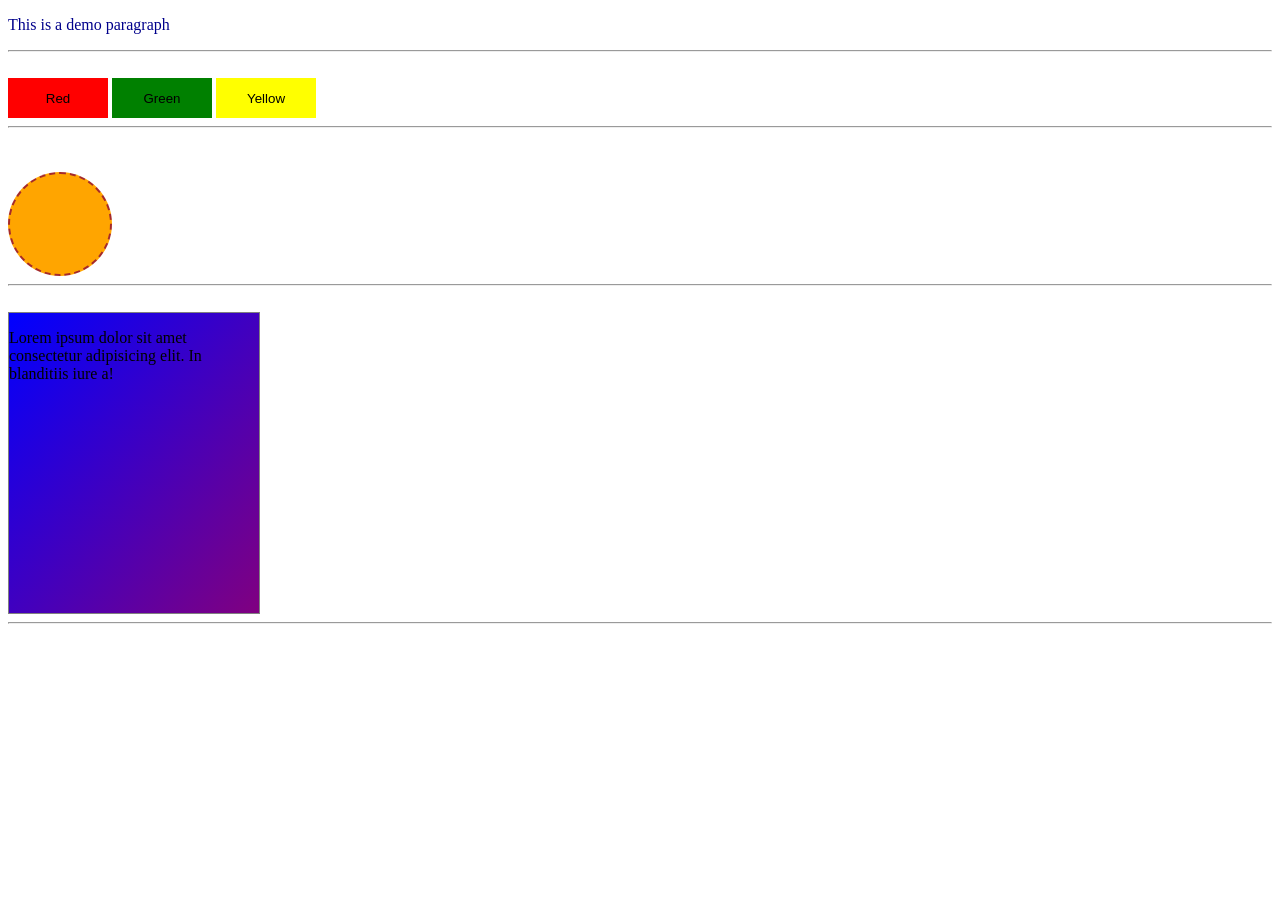
<file: 20th june (basic boxes and background)/task1.html>
<!DOCTYPE html>
<html lang="en">
<head>
    <meta charset="UTF-8">
    <meta name="viewport" content="width=device-width, initial-scale=1.0">
    <title>task1</title>
    <link rel="stylesheet" href="style1.css">
</head>
<body>

    
    <!-- Create a <div> box with: -->
    <div class="div">
    <!--Create a <p> paragraph inside the div with: -->
    <p class="p">This is a demo paragraph</p>
    </div><hr>
    <br>


    <!--  Create 3 buttons with: -->
    <button class="r">Red</button>
    <button class="g">Green</button>
    <button class="y">Yellow</button>
    <hr>
    <br><br>


    <!-- Create a circle using a div -->
    <div class="circle"></div><hr>
    <br>


    <!-- Create a colored card layout -->
    <div class="card">
        <p>Lorem ipsum dolor sit amet consectetur adipisicing elit. In blanditiis iure a!</p>
    </div>
    <hr>
</body>
</html>
</file>
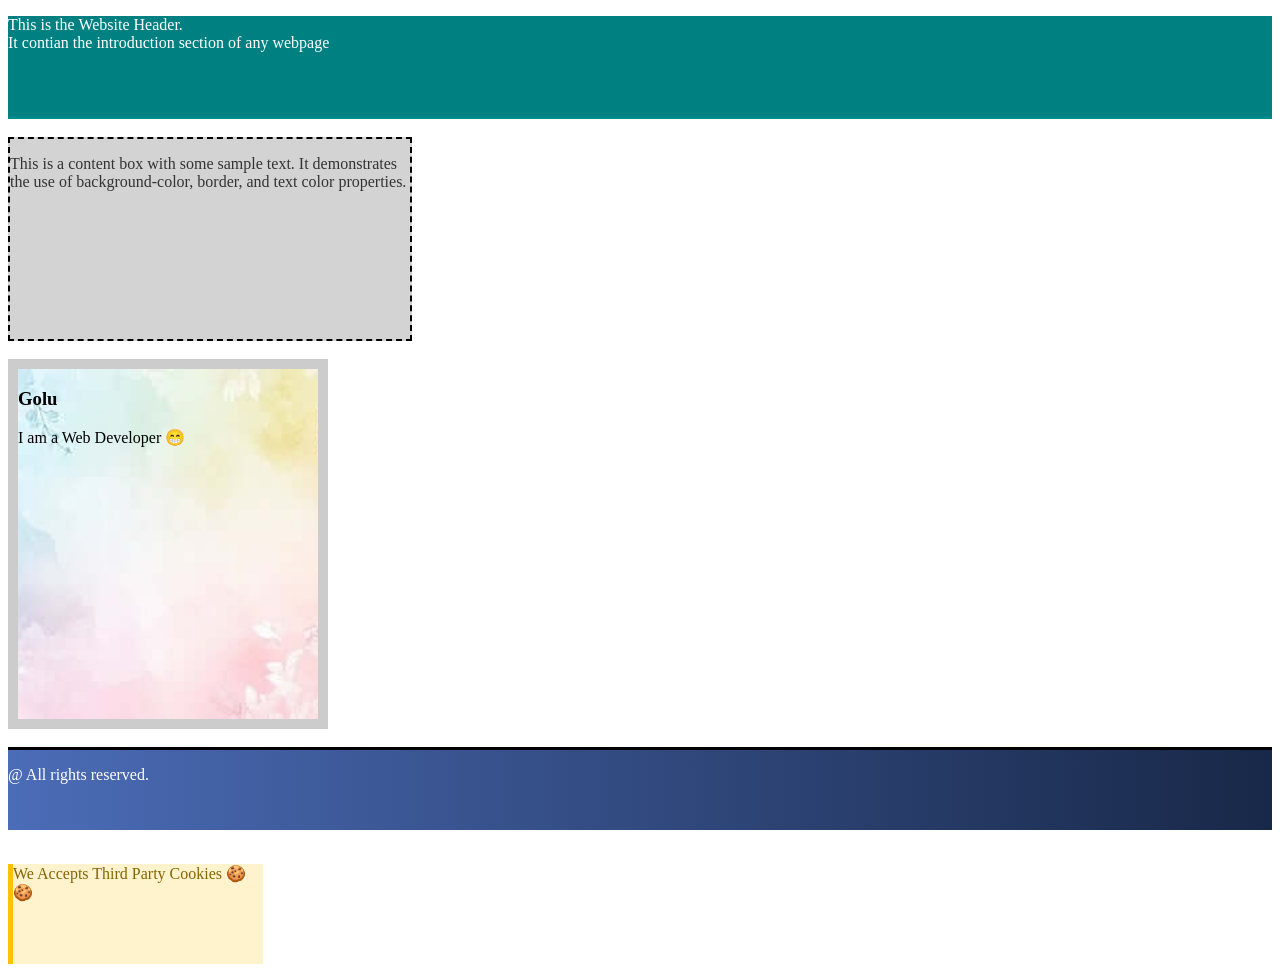
<file: 20th june (basic boxes and background)/task2.html>
<!DOCTYPE html>
<html lang="en">
<head>
    <meta charset="UTF-8">
    <meta name="viewport" content="width=device-width, initial-scale=1.0">
    <title>task2</title>
    <link rel="stylesheet" href="style2.css">
</head>
<body>
    
 <!--  Create a header section: -->
     <header class="header">
        <p> This is the Website Header. <br> It contian the introduction section of any webpage </p>
    </header><br>


    <!--  Create a content box: -->
    <div class="content">
        <p>This is a content box with some sample text. It demonstrates the use of background-color, border, and text color properties.</p>
    </div><br>


    <!-- Create a profile card: -->
    <div class="profile">
        <h3>Golu</h3>
        <p> I am a Web Developer 😁</p>
    </div><br>


    <!-- Create a footer section: -->
    <footer class="footer">
        <p>@ All rights reserved.</p>
    </footer><br>


    <!-- Create a notification box:-->
    <div class="notification">
        <p>We Accepts Third Party Cookies 🍪🍪</p>
    </div>

</body>
</html>
</file>
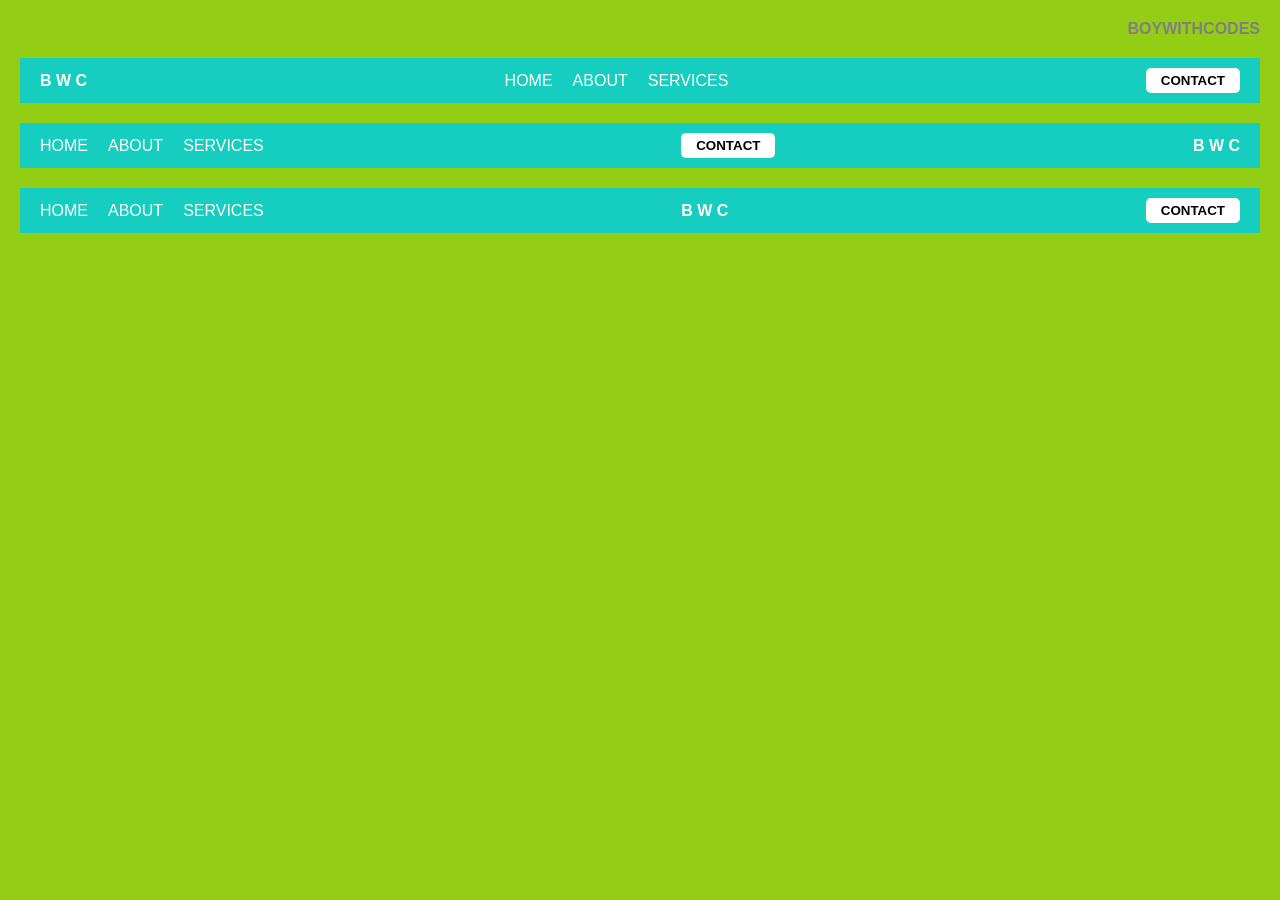
<file: 21th june (navbar and layout site )/task1.html>
<!DOCTYPE html>
<html lang="en">

<head>
    <meta charset="UTF-8">
    <meta name="viewport" content="width=device-width, initial-scale=1.0">
    <title>Document</title>
    <link rel="stylesheet" href="style1.css">
</head>

<body>
    <div class="company">BOYWITHCODES</div>
    <div class="main">
        <div class="nav-1">
            <span class="logo">B W C</span>
        </div>
        <div class="nav-2"> 
            <a href="#" class="nav-item">HOME</a> 
            <a href="#" class="nav-item">ABOUT</a> 
            <a href="#" class="nav-item">SERVICES</a> </div>
        <div class="nav-3"> 
            <button class="contact-button">CONTACT</button> 
        </div>
    </div> 
    <div class="main">
        <div class="nav-1"> <a href="#" class="nav-item">HOME</a> <a href="#" class="nav-item">ABOUT</a> <a href="#"
                class="nav-item">SERVICES</a> </div>
        <div class="nav-2"> <button class="contact-button">CONTACT</button> </div>
        <div class="nav-3"> <span class="logo">B W C</span> </div>
    </div> 
    <div class="main">
        <div class="nav-1"> <a href="#" class="nav-item">HOME</a> <a href="#" class="nav-item">ABOUT</a> <a href="#"
                class="nav-item">SERVICES</a> </div>
        <div class="nav-2"> <span class="logo">B W C</span> </div>
        <div class="nav-3"> <button class="contact-button">CONTACT</button> </div>
    </div>
</body>

</html>
</file>
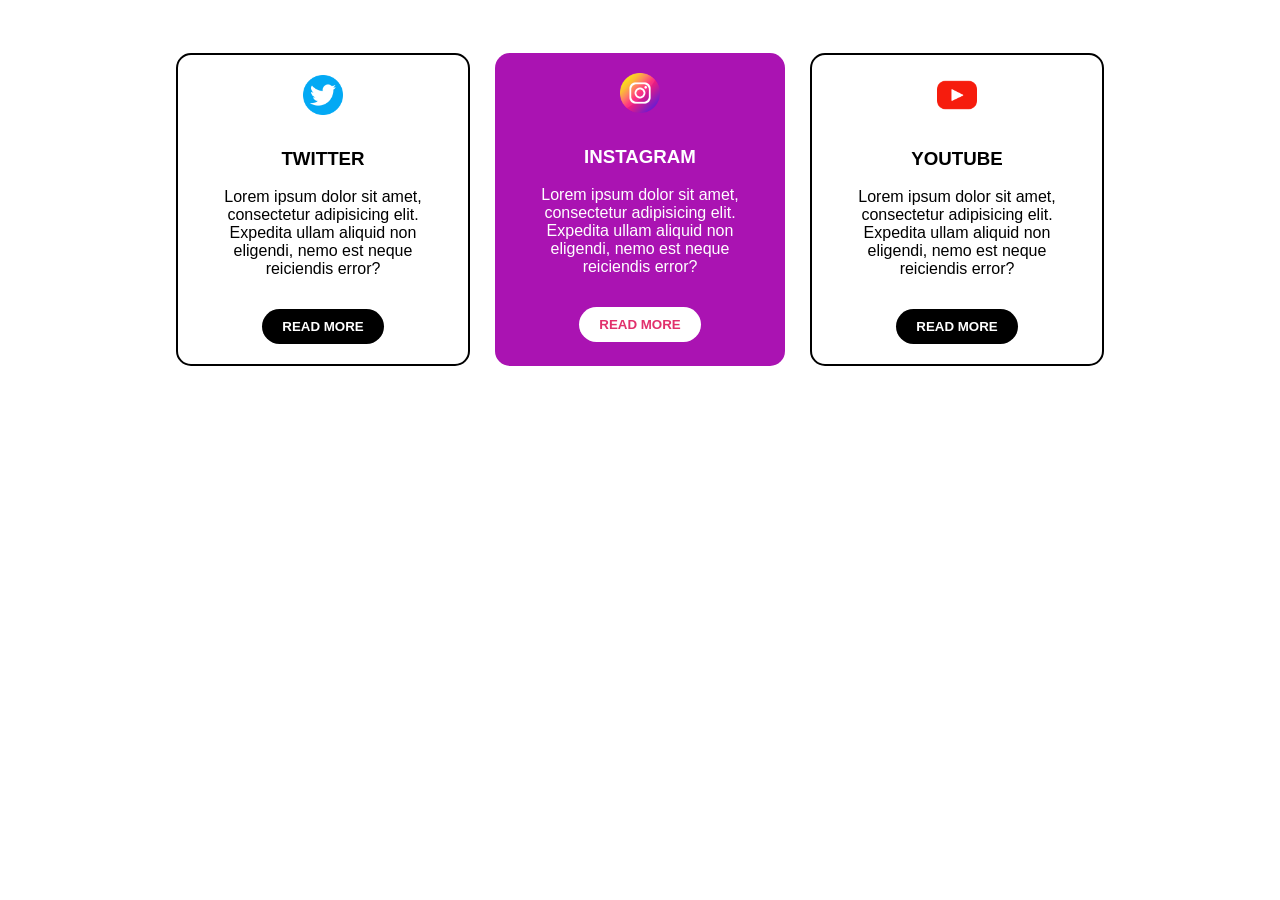
<file: 21th june (navbar and layout site )/task2.html>
<!DOCTYPE html>
<html lang="en">

<head>
    <meta charset="UTF-8" />
    <meta name="viewport" content="width=device-width, initial-scale=1.0" />
    <title>Social Cards</title>
    <link rel="stylesheet" href="style2.css" />
</head>

<body>
    <div class="card-box">
        <div class="section twitter">
            <img src="twitter.png" alt="Twitter Logo" class="logo" />
            <h3>TWITTER</h3>
            <p>Lorem ipsum dolor sit amet, consectetur adipisicing elit. Expedita ullam aliquid non eligendi, nemo est
                neque reiciendis error?</p>
            <button>READ MORE</button>
        </div>

        <div class="section instagram">
            <img src="insta.png" alt="Instagram Logo" class="logo" />
            <h3>INSTAGRAM</h3>
            <p>Lorem ipsum dolor sit amet, consectetur adipisicing elit. Expedita ullam aliquid non eligendi, nemo est
                neque reiciendis error?</p>
            <button>READ MORE</button>
        </div>

        <div class="section youtube">
            <img src="yt.png" alt="YouTube Logo" class="logo" />
            <h3>YOUTUBE</h3>
            <p>Lorem ipsum dolor sit amet, consectetur adipisicing elit. Expedita ullam aliquid non eligendi, nemo est
                neque reiciendis error?</p>
            <button>READ MORE</button>
        </div>
    </div>
</body>

</html>
</file>
<file: 8_july (project-OpenWeatherApi)/style.css>
body {
  margin: 0;
  font-family: Verdana, sans-serif;
  background-color: #191919;
  color: #ffffff;
  display: flex;
  justify-content: center;
  align-items: center;
  height: 100vh;
}

.wrapper {
  width: 90%;
  max-width: 450px;
  padding: 20px;
}

header {
  text-align: center;
  margin-bottom: 25px;
}

header h1 {
  font-size: 2.5rem;
  color: #7289da;
}

.search-box {
  display: flex;
  gap: 10px;
  margin-bottom: 20px;
}

.search-box input {
  flex: 1;
  padding: 10px;
  border-radius: 5px;
  border: 1px solid #ccc;
  font-size: 1rem;
  background-color: #ffffff;
  color: #000000;
}

.search-box button {
  background-color: #7289da;
  border: none;
  padding: 0 15px;
  border-radius: 5px;
  color: #ffffff;
  font-size: 1.2rem;
  cursor: pointer;
}

.search-box button:hover {
  background-color: #5b6eae;
}

.weather {
  background-color: #2c2f33;
  border-radius: 10px;
  padding: 20px;
  box-shadow: 0 0 12px rgba(0, 0, 0, 0.5);
}

.weather-top {
  display: flex;
  align-items: center;
  gap: 15px;
  margin-bottom: 15px;
}

.weather-top img {
  width: 70px;
}

.weather-info p {
  margin: 8px 0;
  font-size: 1.1rem;
}

.hidden {
  display: none;
}

.error {
  color: #ff4e4e;
  text-align: center;
  font-weight: bold;
  margin-top: 20px;
}

@media (max-width: 500px) {
  .weather-top {
    flex-direction: column;
    align-items: center;
  }
}
</file>
<file: June 25 (project - startup seo )/style.css>
body{
            margin: 0%;
            padding: 0%;
        }
        .topFooter{
            width: 100%;
            display: flex;
            justify-content: space-between;
            color: gray;
        }
        .r-foot{
            width: 20%;
            display: flex;
            margin-right: 0%;

            p{
                margin-left: 2rem;

            }
        }
        .l-foot{
            width: 38%;
            display: flex;
            justify-content: space-around;
            margin-left: 4rem;
        }
        .header{
            display: flex;
            justify-content: space-between;
            margin: 0%;
            width: 100%;
            height: 20%;
            background: linear-gradient( to right);
            background: linear-gradient( to right, rgb(59, 59, 243), rgb(235, 49, 235));
            position: sticky;
            top: 0%;
            z-index: 10;

        }
        .logo{
            margin-left: 4rem;
            padding: 1rem;
            transition: all 2s ease;
            animation-name: logo;
            animation-duration: 2s;
            animation-iteration-count: infinite;
        }
       
            
        
      
        .navLink{
            margin-top: 2rem;
            margin-right: 3rem;

            a{
            margin-left: 2rem;
            margin-top: 2rem;
            color: white;
            list-style: none;
            text-decoration: none;
            font-size: 1.3rem;
            
            }
        }
        
        .main-sec{
           display: flex;
           position: relative;
           justify-content: space-between;
           margin-bottom: 4rem;
        }
        .card{
            border-radius: 10px;
            box-shadow: 2px 2px 3px gray;
            width: 580px;
            height: 350px;
            background-color: #fff;
            opacity: 0.8;
            left: 13%;
            top: 30%;
            position: absolute;
            padding: 1rem;

            animation-name: card;
            animation-duration: 2s;
            animation-iteration-count: 1;


            
            .para{
                width: 60%;
                font-family: Georgia, 'Times New Roman', Times, serif;
                margin-bottom: 5%;
            }
            .head{
                color: rgb(36, 14, 105);
                font-weight: bolder;
                padding-bottom: 1rem;
                border-bottom: 2px solid gray;
            }
            .m-head{
                width: 74%;
                font-size: 2.5rem;
                animation-name: change-color;
                animation-duration: 1s;
                animation-iteration-count: infinite;

                .into{
                    color: rgb(82, 15, 158);
                    animation-name: change-color;
                    animation-duration: 1s;
                    animation-iteration-count: infinite;
                }
                .with{
                    color: #e423ef;
                    animation-name: change-color;
                    animation-duration: 1s;
                    animation-iteration-count: infinite;
                }
            }
        }
        button{
            border-radius: 1rem;
            padding:0.5rem  1rem;
            cursor: pointer;

        }
        .left-btn{
            color: white;
            background-color: blue;
            animation-name: button;
            animation-duration: 2s;
            animation-iteration-count: infinite;
        }
        .right-btn{
               color: white;
            background-color: #e729f1;
             animation-name: button-2;
            animation-duration: 1s;
            animation-iteration-count: infinite;
        }
        .haf{
            color: blue;
        }

        .section2{
            display: flex;
            justify-content: space-between;
            position: relative;

            .dif{
                color: rgb(82, 9, 116);
            }
            .feat{
                color: #e423ef;
                padding-bottom: 1rem;
                border-bottom: 1px solid gray;
            }

            .right-sec2{
                position: absolute;
                right: 100px;

                .card1{
                    border-radius: 10px;
                    box-shadow: 1px 1px 2px gray;
                    width: 200px;
                    background-color: white;
                    padding: 0.7rem;
                    margin: 1rem;
                    

                    img{
                        border-radius: 50%;
                    }
                    p{
                        width: 90%;
                        font-size: 1.4rem;
                        font-weight: bold;
                    }

                    
                }

                .headline{
                    width: 70%;
                    margin: 1rem;
                }
                .paraline{
                    padding-top:1rem;
                    color: gray;
                }
            }
            
        }
.left-card{
        display: flex;
        transition: all 2s ease;
    }
.right-card{
        display: flex;
        transition: all 2s ease;
    }
    .section3{
        .discover-sec3{
            margin-left: 5rem;
        }

        .discover-border{
            width: 5%;
            border: 2px solid rgb(79, 4, 94);
        }
        .discover-para{
            display: flex;
            justify-content: space-between;

            .m-span{
                margin-right: 3rem;
               

                .span{
                border-radius: 50%;
                padding: 1rem;
                background-color: #e48bf5;
                color: white;
                font-size: 1.4rem;
                    margin-left: 1rem;
                }
            }
        }
        .work{color:#8a2be2}

        .proj{color:#e729f1}

        .all-project-card{
            display: flex;
            justify-content: space-around;
            margin-top: 3rem;
        }
  

        .project-card{
            width: 300px;
            height: 380px;
            border-radius: 10px;
            box-shadow: 1px 1px 2px gray;


         .card-image{

                img{
                    border-top-right-radius: 10px;
                    border-top-left-radius: 10px;
                    width: 100%;
                    height: 60%;
                }
            }
            .card-link{
                padding: 10px;
                display: flex;
                justify-content: space-between;
                margin-bottom: 1rem;

                
              
                i{  width: 2rem;
                    height: 2rem;
                    border-radius: 50%;
                    box-shadow: 1px 1px 2px gray;
                    margin-top: 0.1rem;
                    display: flex;
                    justify-content: center;
                    align-items: center;
                    background-color: white;
                    color: #b414db;
                   
                }
            }
        }
    }
            .section4{
            position: relative;
            margin-top: 3rem;

            .back-image{
                img{
                    width: 100%;
                }
            }

            img{
                border-top-left-radius: 10px;
                border-bottom-left-radius: 10px;
            }
          
        }
        .whole-card{
            position: absolute;
            display: flex;
            width: 70%;
            left: 15%;
            top: 15%;
            background-color: white;
            border-radius: 10px;

            .right-content{
                padding-left: 2rem;
                padding-right: 2rem;

                h1{
                    font-size: 2rem;
                }

                .progress{
                    display: flex;
                    justify-content: space-between;
                    margin: 0%;

                    p{
                        color: #740a6d;
                        font-weight: bold;
                    }
                }
                progress{
                    margin-top: 0%;
                    width: 100%;
                    accent-color:#8a2be2;
                }
                .para{
                    font-weight: 100;
                    line-height: 1.5rem;
                }
                .pro-prog{
                    line-height: 0%;
                }
                #about{
                    color: rgb(183, 79, 235);
                }
                #offer{
                    color: rgb(226, 43, 208);
                
                }
                .discover-border{
                    width: 15%;
                    border: 2px solid rgb(79, 4, 94);
                }}}
     
        .card-content{
            position: absolute;
            top: 0%;
            left: 10%;
            width: 80%;
            height: 800px;
            margin: auto;
            box-shadow: 2px 2px 3px black;
            display: flex;
            justify-content: space-evenly;
          
         


            .left-side{
                width: 25%;
                margin: auto;
                height: 80%;


                iframe{
                    width: 100%;
                    height: 100%;
                    box-shadow: 2px 2px 3px black;
                    border-radius: 10px;
                }
            }
            .right-side{
                display: flex;
                flex-direction: column;
                justify-content: space-between;
                width: 65%;
                margin: auto;
                height: 80%;
                border-radius: 10px;
                box-shadow: 1px 1px 1px 1px black;
                text-align: center;

                .top-side{

                    h1{
                        font-size: 3rem;
                    }
                }

                .contact{
                    color: rgb(119, 14, 143);
                }
                .touch{
                    color: rgb(226, 43, 192);
                }

                input{
                    border: none;
                    background-color: rgb(245, 214, 242);
                    border-radius: 10px;
                    padding: 1rem;
                    width: 31%;
                    margin-left: 1rem;
                    font-size: 1rem;
                }
                textarea{
                    width: 70%;
                    border: none;
                    background-color: rgb(245, 214, 242);
                    border-radius: 10px;
                    padding: 10px;
                    margin-left: 1rem;
                    font-size: 1rem;

                }
                button{
                    width: 70%;
                    background-color: blueviolet;
                    padding: 10px;
                    margin-top:2rem ;
                    color: white;
                    font-size: 1rem;
                }
                .social{
                    display: flex;
                    justify-content: space-evenly;
                    background: linear-gradient( to right, rgb(59, 59, 243), rgb(235, 49, 235));
                    color: white;
                    font-size: 1.5rem;
                    height: 7rem;
                    border-bottom-left-radius: 10px;
                    border-bottom-right-radius: 10px;
                    padding-top:1rem ;

        }
            }
        }

        /*Footer*/
           footer{
            margin-top: 15%;
            background:white;
            color: black;
            padding: 1rem;
            font-size: 1.5rem;
            p{
                text-align: center;
            }
        }
              .section5{
                        margin-top: 3rem;
                        position: relative;

        }
</file>
<file: June 27 (Gaming Project)/index.css>
body {
            margin: 0;
            font-family: Arial, sans-serif;
            background-color: #222;

        }
        .navbar {
            width: 90%;
            margin: auto;
            display: flex;
            justify-content: space-between;
            align-items: center;
            background-color: #222;
            padding: 10px 20px;
            font-size: 1.2rem;
            padding-bottom: 2rem;
            position: sticky;
            top: 0;
            z-index: 1000;
        }
        .navbar a {
            color: white;
            text-decoration: none;
            padding: 10px 15px;
        }
        .navbar a:hover {
            background-color: #575757;
            border-radius: 15px;
        }
        .navbar input[type="search"] {
            padding: 10px;
            padding-right: 5rem;
            border-top-right-radius: 10px;
            border-bottom-right-radius: 10px;
            background-color: rgb(230, 215, 215);
            border: none;
        }
        .navbar input[type="search"]:focus {
            outline: none;
        }
        .navbar i{
            background-color: rgb(230, 215, 215);
            padding: 5px;
            border-bottom-left-radius: 10px;
            border-top-left-radius: 10px;
        }
        .search-bar {
            display: flex;
            align-items: center;
            background-color: rgb(230, 215, 215);
            border-radius: 10px;
        }
        .logo img {
            height: 40px; /* Adjust the height as needed */
        }
        .navbar button {
            background-color: rgb(230, 215, 215);
            border: none;
            border-radius: 10px;
            cursor: pointer;
            font-size: 1.2rem;
        }

        /** * Main Content */
        .main-content {
            width: 90%;
            margin: auto;
            padding: 20px;
            color: white;
            display: flex;
            flex-direction: column;
            justify-content: center;
            align-items: center;
            background-color: #333;
            min-height: 80vh;
            /* box-shadow: 2px 2px 2px 3px #444; */
            border-radius: 15px;
        }

        /*Banner*/
        .banner-container {
            position: relative;
            width: 100%;
            height: 400px;
            overflow: hidden;
            margin-bottom: 20px;
            padding: 2rem;
        }
        .banner {
            width: 100%;
            height: 100%;
            overflow: hidden;
        }
        .banner img {
            width: 100%;
            height: 100%;
            object-fit: cover;
            filter: brightness(1.2);
            border-radius: 15px;
        }
        .banner-text {
            position: absolute;
            top: 25%;
            left: 5%;
            color: white;
        }
        .banner-text p {
            font-size: 1.5rem;
            margin: 0;
        }
        .banner-text h1 {
            font-size: 3rem;
            margin: 10px 0;
            animation-name: color-change;
            animation-duration: 1s;
            animation-iteration-count: infinite;
        }
        .banner-text h1 span {
            color: #ec5375; 
        }
        .banner-text button {
            padding: 10px 20px;
            background-color: #ec5375; 
            border: none;
            border-radius: 5px;
            cursor: pointer;
            font-size: 1.2rem;
            color: #fff; 
        }
        .banner-text button:hover {
            background-color: #2f8cf6; 
        }
        /*Banner End*/

        /*Game Card Section*/
        .game-card-section {
            width: 97%;
            margin: 20px 0;
            padding: 20px;
            background-color: #222;
            border-radius: 15px;
            display: flex;
            position: relative;
            flex-direction: column;

            .button-container {
                position: absolute;
                bottom: 0px;
                left: 50%;
                transform: translate(-50%, 50%);

                button{
                    padding: 10px 20px;
                    background-color: #ec5375; 
                    border: none;
                    border-radius: 15px;
                    cursor: pointer;
                    font-size: 1.2rem;
                    color: #fff; 
                }

            }
            .all-card {
                display: flex;
                flex-wrap: wrap;
                justify-content: space-between;
                gap: 20px;
                margin-bottom: 4rem;
            }
        }
        .game-card-section .header-content {
            margin-bottom: 20px;
            font-size: 1rem;
            span{
                color: #ec5375; 
            }
        }
        .game-card-section .game-header {
            width: 300px;
            height: 350px;
            background-color: #444;
            border-radius: 10px;
            display: flex;
            flex-direction: column;
            align-items: center;
            justify-content: center;
            box-shadow: 2px 2px 5px rgba(0, 0, 0, 0.3);
            margin: 0%;
            line-height: 0%;

            img {
            width: 100%;
            height: 180px;
            object-fit: cover;
            border-radius: 10px 10px;
        }
        .game-info {
            display: flex;
            justify-content: space-between;
            width: 100%;
            padding: 10px;
            color: white;

        }
        .game-actions{
            display: flex;
            justify-content: space-between;
            width: 100%;
            padding: 10px;
            color: white;

            .para {
                color: gray;
                font-size: 1.4rem;
            }
        }

        }
       
        /*Game Card Section End*/
        .all-hori-card {
            display: flex;
            flex-direction: column;
            gap: 20px;
            margin-bottom: 4rem;

            .first-hori-card {
                display: flex;
                justify-content: space-between;
                align-items: center;
                background-color: #222;
                padding: 20px;
                border-radius: 10px;
                box-shadow: 2px 2px 5px rgba(0, 0, 0, 0.3);

                div {
                    flex: 1;
                    text-align: center;
                    line-height: 30%;

                    img{
                        width: 100px;
                        border-radius: 10px;
                    }
                    p{
                        color: gray;
                    }
                     h2{
                        font-size: 16px;
                    }
                    button {
                        padding: 10px 20px;
                        background-color: #222;                     
                        border-radius: 15px;
                        cursor: pointer;
                        font-size: 1.2rem;
                        color: gray; 

                   
                    }
                         .btn{
                            border-color: #ec5375;
                            color: #ec5375;
                        }
                }
            }

        }

        /*Footer*/
        footer {
            background-color: #222;
            color: white;
            text-align: center;
            padding: 20px 0;
            position: relative;
            bottom: 0;
            width: 100%;
            margin-top: 20px;

        }
</file>
<file: 20th june (basic boxes and background)/style1.css>
/*  Create a <div> box with:  */
.Box {
    width: 300px;
    height: 150px;
    background-color: lightblue;
    border: 2px solid navy;
}

/*  */
.p {
    color: darkblue;
    font-size: 16px;
}

/* Task 3: Create 3 buttons */
.r {
    background-color: red;
    width: 100px;
    height: 40px;
    border: none;
}

.g {
    background-color: green;
    width: 100px;
    height: 40px;
    border: none;
}

.y {
    background-color: yellow;
    width: 100px;
    height: 40px;
    border: none;
}

/* Create a circle using a div */
.circle {
    width: 100px;
    height: 100px;
    border-radius: 50%;
    background-color: orange;
    border: 2px dashed brown;
}

/* Create a colored card layout  */
.card {
    width: 250px;
    height: 300px;
    background: linear-gradient(to bottom right, blue, purple);
    border: 1px solid gray;
}
</file>
<file: 20th june (basic boxes and background)/style2.css>
/* Create a header section:*/
.header {
    width: 100%;
    height: 100px;
    background-color: teal;
    color: white;
    border-bottom: 3px solid darkcyan;
}

/* Create a content box: */
.content {
    width: 400px;
    height: 200px;
    background-color: lightgray;
    border: 2px dashed black;
    color: #333;
}

/* Create a profile card:  */
.profile {
    width: 300px;
    height: 350px;
    background-image: url("./BG.jpg"); 
    background-size: cover;
    background-repeat: no-repeat;
    background-position: center;
    border: 10px solid #ccc; 
}

/* Create a footer section: */
.footer {
    width: 100%;
    height: 80px;
    background: linear-gradient(to right, #4b6cb7, #182848);
    border-top: 3px solid #000;
    color: white;
}

/*  Create a notification box: */
.notification {
    width: 250px;
    height: 100px;
    background-color: #fff3cd;
    border-left: 5px solid #ffc107;
    color: #856404;
}
</file>
<file: 21th june (navbar and layout site )/style1.css>
body {
    background-color: #93ce15;
    font-family: Arial, sans-serif;
    margin: 0;
    padding: 20px;
}

.main {
    display: flex;
    justify-content: space-between;
    align-items: center;
    background-color: #15cebf;
    padding: 10px 20px;
    margin-bottom: 20px;
}

.main div {
    display: flex;
    align-items: center;
}

.nav-1,
.nav-2,
.nav-3 {
    gap: 20px;
}

.nav-item {
    color: white;
    text-decoration: none;
    font-weight: normal;
}

.logo {
    font-weight: bold;
    color: white;
}

.contact-button {
    background-color: white;
    border: none;
    padding: 5px 15px;
    border-radius: 5px;
    font-weight: bold;
    cursor: pointer;
}

.company {
    text-align: right;
    color: gray;
    font-weight: bold;
    margin-bottom: 20px;
}
</file>
<file: 21th june (navbar and layout site )/style2.css>
body {
  font-family: Arial, sans-serif;
  background: white;
  justify-content: center;
  display: flex;
  align-items: center;
  padding: 45px;
}

.card-box {
  display: flex;
  gap: 25px;
}

.section {
  width: 250px;
  border: 2px solid black;
  padding: 20px;
  border-radius: 15px;
  text-align: center;
  background-color: white;
}


.logo{
  width: 40px;
  height: 40px;
  margin-bottom: 10px;
}

.instagram {
  background-color: #aa13b2;
  color: white;
  border: none;
}

button {
  margin-top: 15px;
  padding: 10px 20px;
  border-radius: 20px;
  border: none;
  font-weight: bold;
  background-color: black;
  color: white;
}

.instagram button {
  background-color: white;
  color: #e1306c;
}
</file>
